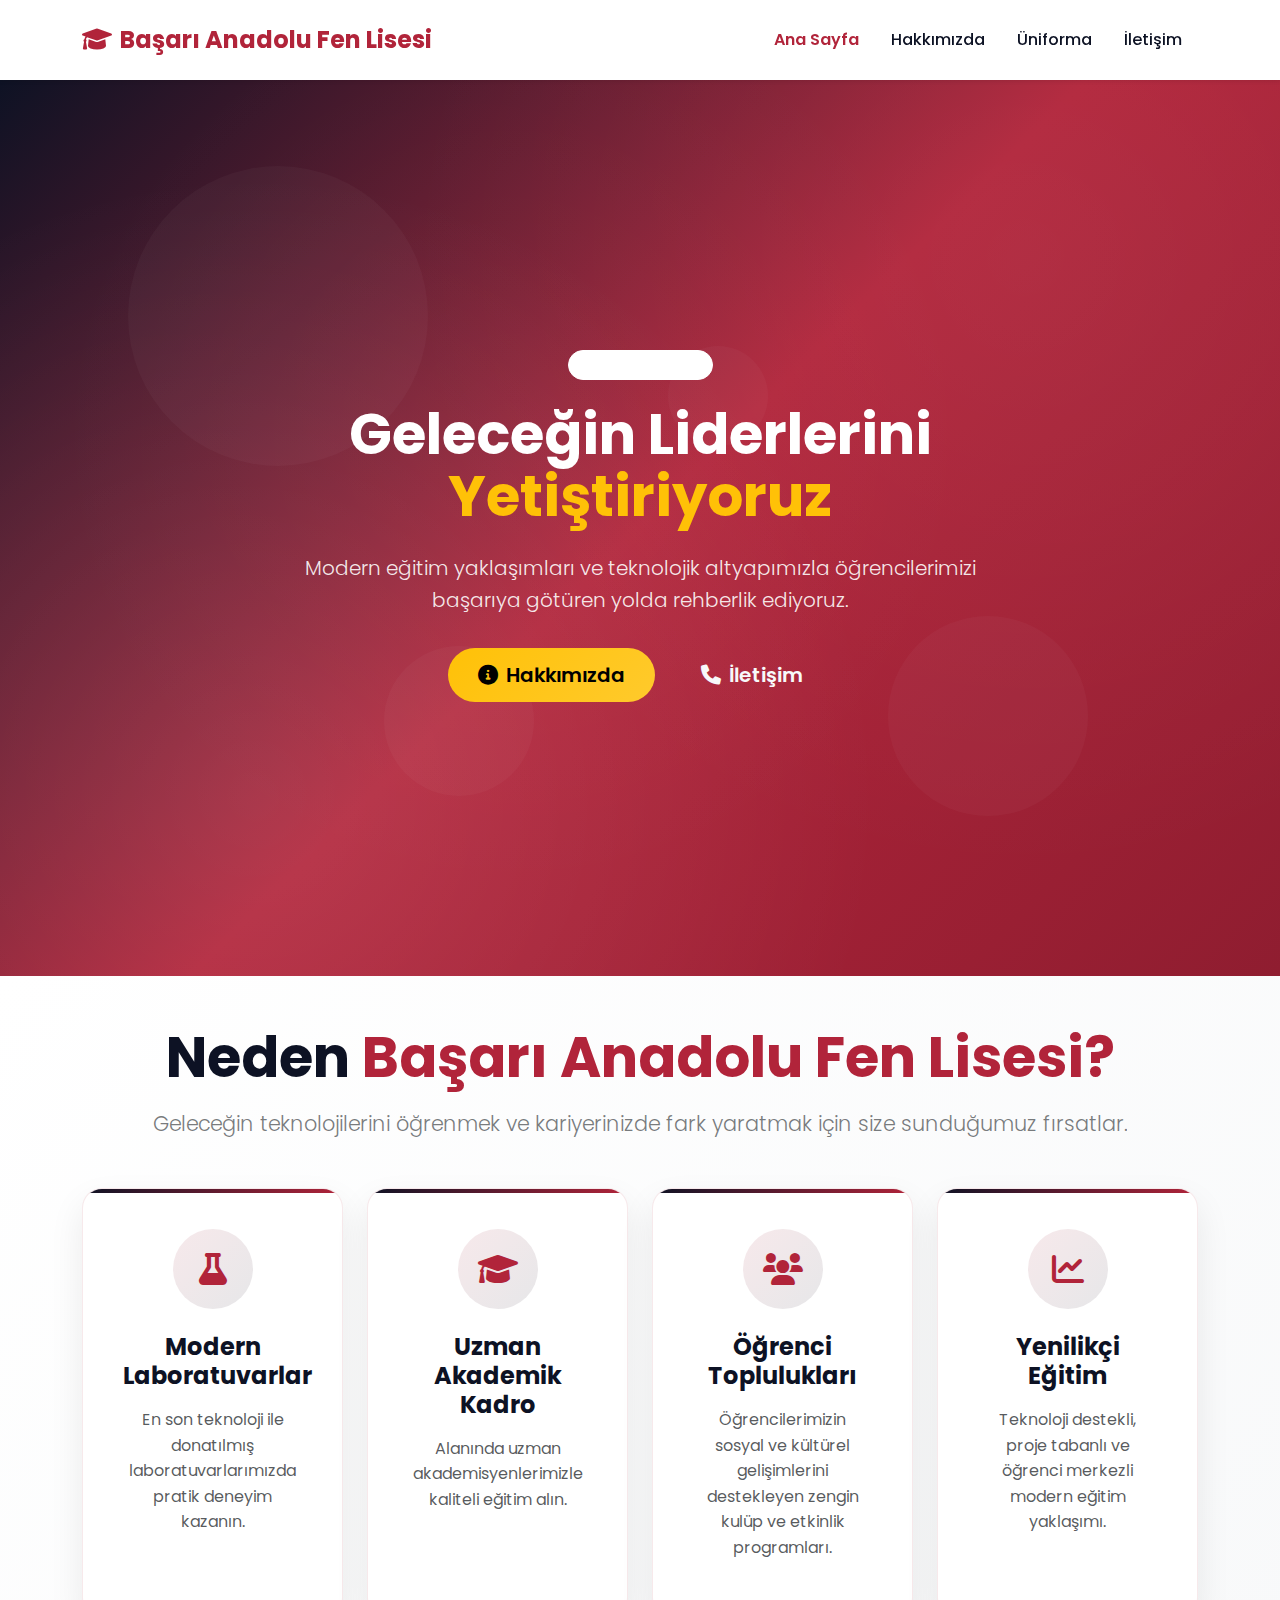
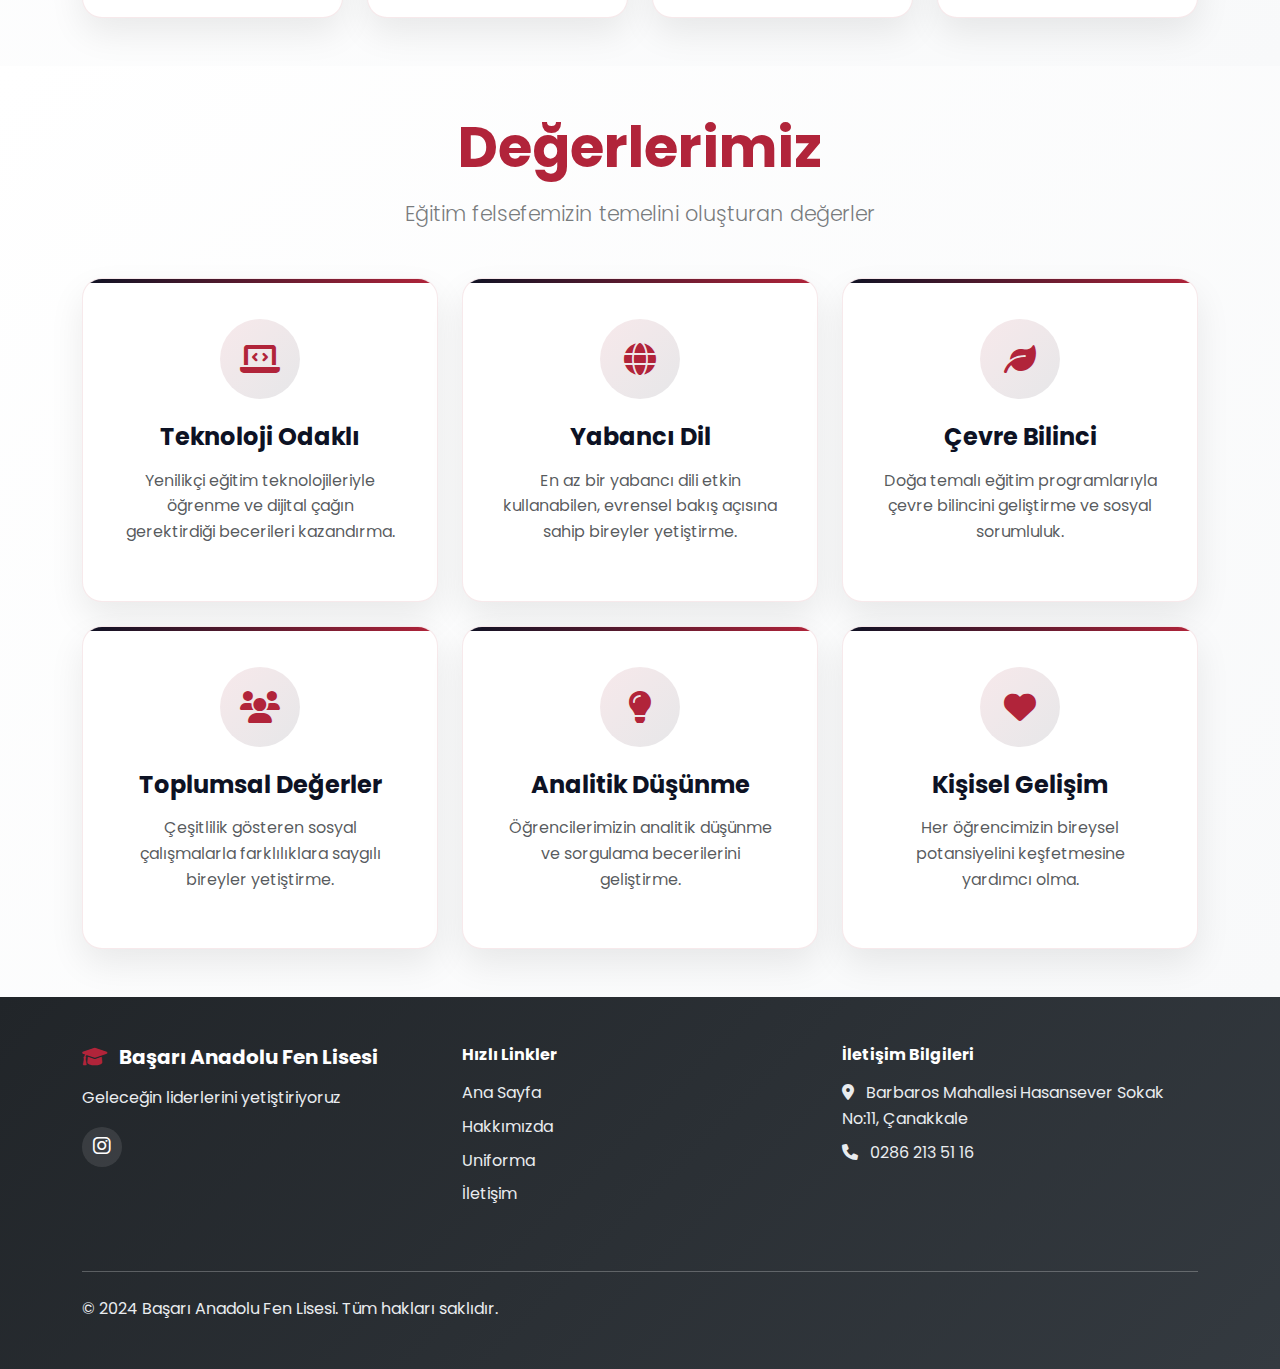
<file: index.html>
<!DOCTYPE html>
<html lang="tr">
<head>
    <meta charset="UTF-8">
    <meta name="viewport" content="width=device-width, initial-scale=1.0">
    <title>Başarı Anadolu Fen Lisesi - Geleceğin Liderlerini Yetiştiriyoruz</title>
    <link href="https://cdn.jsdelivr.net/npm/bootstrap@5.3.0/dist/css/bootstrap.min.css" rel="stylesheet">
    <link href="https://cdnjs.cloudflare.com/ajax/libs/font-awesome/6.0.0/css/all.min.css" rel="stylesheet">
    <link href="https://fonts.googleapis.com/css2?family=Poppins:wght@300;400;500;600;700;800&display=swap" rel="stylesheet">
    <link href="style.css" rel="stylesheet">
    <style>
        /* Modern Hero Section */
        .hero-section {
            background: linear-gradient(135deg, #0d1224 0%, #b1243a 50%, #8f1d30 100%);
            position: relative;
            overflow: hidden;
            min-height: 100vh;
            display: flex;
            align-items: center;
            margin-top: 76px;
        }
        
        .hero-section::before {
            content: '';
            position: absolute;
            top: 0;
            left: 0;
            right: 0;
            bottom: 0;
            background: 
                radial-gradient(circle at 20% 80%, rgba(255,255,255,0.1) 0%, transparent 50%),
                radial-gradient(circle at 80% 20%, rgba(255,255,255,0.05) 0%, transparent 50%),
                radial-gradient(circle at 40% 40%, rgba(255,255,255,0.03) 0%, transparent 50%);
        }
        
        .hero-content {
            position: relative;
            z-index: 10;
        }
        
        .hero-title {
            font-size: clamp(2.5rem, 6vw, 4.5rem);
            font-weight: 800;
            color: white;
            line-height: 1.1;
            margin-bottom: 1.5rem;
        }
        
        .hero-subtitle {
            font-size: clamp(1.1rem, 2.5vw, 1.3rem);
            font-weight: 300;
            color: rgba(255, 255, 255, 0.9);
            margin-bottom: 2rem;
        }
        
        .floating-shapes {
            position: absolute;
            width: 100%;
            height: 100%;
            overflow: hidden;
        }
        
        .shape {
            position: absolute;
            border-radius: 50%;
            background: rgba(255, 255, 255, 0.03);
            animation: float 20s infinite linear;
        }
        
        .shape:nth-child(1) {
            width: 300px;
            height: 300px;
            top: 10%;
            left: 10%;
            animation-delay: 0s;
        }
        
        .shape:nth-child(2) {
            width: 200px;
            height: 200px;
            top: 60%;
            right: 15%;
            animation-delay: -5s;
        }
        
        .shape:nth-child(3) {
            width: 150px;
            height: 150px;
            bottom: 20%;
            left: 30%;
            animation-delay: -10s;
        }
        
        .shape:nth-child(4) {
            width: 100px;
            height: 100px;
            top: 30%;
            right: 40%;
            animation-delay: -15s;
        }
        
        @keyframes float {
            0% { transform: translateY(0px) rotate(0deg); }
            50% { transform: translateY(-30px) rotate(180deg); }
            100% { transform: translateY(0px) rotate(360deg); }
        }
        
        /* Navbar Styles */
        .navbar {
            transition: all 0.3s ease;
        }
        
        .navbar-brand {
            font-size: 1.5rem;
            color: #b1243a !important;
        }
        
        .nav-link {
            color: #0d1224 !important;
            font-weight: 500;
            transition: all 0.3s ease;
        }
        
        .nav-link:hover,
        .nav-link:focus,
        .nav-link:active {
            color: #b1243a !important;
        }
        
        .nav-link.active,
        .nav-link.active:hover,
        .nav-link.active:focus,
        .nav-link.active:active {
            color: #b1243a !important;
            font-weight: 600;
        }
        
        /* Force override Bootstrap's default blue color */
        .nav-link:hover,
        .nav-link:focus,
        .nav-link:active {
            color: #b1243a !important;
            background-color: transparent !important;
            text-decoration: none !important;
        }
        
        /* Button Styles */
        .btn-modern {
            border-radius: 50px;
            padding: 12px 30px;
            font-weight: 600;
            transition: all 0.3s ease;
            border: none;
        }
        
        .btn-modern:hover {
            transform: translateY(-2px);
            box-shadow: 0 10px 25px rgba(0, 0, 0, 0.2);
        }
        
        /* Values Section */
        .values-section {
            background: linear-gradient(135deg, #ffffff 0%, #f8f9fa 100%);
        }
        
        .value-item {
            background: white;
            border-radius: 20px;
            padding: 2.5rem;
            box-shadow: 0 15px 35px rgba(0, 0, 0, 0.08);
            transition: all 0.3s ease;
            border: 1px solid rgba(177, 36, 58, 0.1);
            height: 100%;
            position: relative;
            overflow: hidden;
        }
        
        .value-item::before {
            content: '';
            position: absolute;
            top: 0;
            left: 0;
            right: 0;
            height: 4px;
            background: linear-gradient(135deg, #0d1224 0%, #b1243a 100%);
        }
        
        .value-item:hover {
            transform: translateY(-8px);
            box-shadow: 0 25px 50px rgba(177, 36, 58, 0.15);
        }
        
        .value-icon {
            width: 80px;
            height: 80px;
            border-radius: 50%;
            background: linear-gradient(135deg, rgba(177, 36, 58, 0.1) 0%, rgba(13, 18, 36, 0.1) 100%);
            display: flex;
            align-items: center;
            justify-content: center;
            margin: 0 auto 1.5rem;
            transition: all 0.3s ease;
        }
        
        .value-item:hover .value-icon {
            transform: scale(1.1);
            background: linear-gradient(135deg, rgba(177, 36, 58, 0.2) 0%, rgba(13, 18, 36, 0.2) 100%);
        }
        
        /* Typography */
        .section-title {
            font-size: clamp(2rem, 5vw, 3.5rem);
            font-weight: 700;
            margin-bottom: 1rem;
        }
        
        .section-subtitle {
            font-size: clamp(1.1rem, 2.5vw, 1.3rem);
            font-weight: 300;
            opacity: 0.8;
        }
        
        /* Why Choose Us Section */
        .why-choose-section {
            background: linear-gradient(135deg, #ffffff 0%, #f8f9fa 100%);
        }
        
        .why-choose-card {
            background: white;
            border-radius: 20px;
            padding: 2.5rem;
            box-shadow: 0 15px 35px rgba(0, 0, 0, 0.08);
            transition: all 0.3s ease;
            border: 1px solid rgba(177, 36, 58, 0.1);
            height: 100%;
            position: relative;
            overflow: hidden;
            text-align: center;
        }
        
        .why-choose-card::before {
            content: '';
            position: absolute;
            top: 0;
            left: 0;
            right: 0;
            height: 4px;
            background: linear-gradient(135deg, #0d1224 0%, #b1243a 100%);
        }
        
        .why-choose-card:hover {
            transform: translateY(-8px);
            box-shadow: 0 25px 50px rgba(177, 36, 58, 0.15);
        }
        
        .why-choose-icon {
            width: 80px;
            height: 80px;
            border-radius: 50%;
            background: linear-gradient(135deg, rgba(177, 36, 58, 0.1) 0%, rgba(13, 18, 36, 0.1) 100%);
            display: flex;
            align-items: center;
            justify-content: center;
            margin: 0 auto 1.5rem;
            transition: all 0.3s ease;
        }
        
        .why-choose-card:hover .why-choose-icon {
            transform: scale(1.1);
            background: linear-gradient(135deg, rgba(177, 36, 58, 0.2) 0%, rgba(13, 18, 36, 0.2) 100%);
        }
    </style>
</head>
<body>
    <!-- Navigation -->
    <nav class="navbar navbar-expand-lg navbar-light bg-white fixed-top shadow-sm" id="navbar">
        <div class="container">
            <a class="navbar-brand fw-bold" href="index.html">
                <i class="fas fa-graduation-cap me-2"></i>Başarı Anadolu Fen Lisesi
            </a>
            <button class="navbar-toggler" type="button" data-bs-toggle="collapse" data-bs-target="#navbarNav">
                <span class="navbar-toggler-icon"></span>
            </button>
            <div class="collapse navbar-collapse" id="navbarNav">
                <ul class="navbar-nav ms-auto">
                    <li class="nav-item">
                        <a class="nav-link active" href="index.html">Ana Sayfa</a>
                    </li>
                    <li class="nav-item">
                        <a class="nav-link" href="hakkimizda.html">Hakkımızda</a>
                    </li>

                    <li class="nav-item">
                        <a class="nav-link" href="uniforma.html">Üniforma</a>
                    </li>
                    <li class="nav-item">
                        <a class="nav-link" href="iletisim.html">İletişim</a>
                    </li>
                </ul>
            </div>
        </div>
    </nav>

    <!-- Hero Section -->
    <section class="hero-section">
        <div class="floating-shapes">
            <div class="shape"></div>
            <div class="shape"></div>
            <div class="shape"></div>
            <div class="shape"></div>
        </div>
        <div class="container">
            <div class="row justify-content-center">
                <div class="col-lg-8 text-center hero-content">
                    <div class="mb-4">
                        <span class="badge bg-white bg-opacity-20 backdrop-blur-sm px-4 py-2 rounded-pill text-white border border-white border-opacity-20">
                            <span class="d-inline-block bg-white rounded-circle me-2" style="width: 8px; height: 8px;"></span>
                            Lise Eğitimi
                        </span>
                    </div>
                    <h1 class="hero-title">
                        Geleceğin Liderlerini <span class="text-warning">Yetiştiriyoruz</span>
                    </h1>
                    <p class="hero-subtitle">
                        Modern eğitim yaklaşımları ve teknolojik altyapımızla öğrencilerimizi 
                        başarıya götüren yolda rehberlik ediyoruz.
                    </p>
                    <div class="d-flex justify-content-center gap-3 flex-wrap">
                                                        <a href="hakkimizda.html" class="btn btn-warning btn-modern btn-lg">
                                    <i class="fas fa-info-circle me-2"></i>Hakkımızda
                                </a>
                        <a href="iletisim.html" class="btn btn-outline-light btn-modern btn-lg">
                            <i class="fas fa-phone me-2"></i>İletişim
                        </a>
                    </div>
                </div>
            </div>
        </div>
    </section>

    <!-- Why Choose Us Section -->
    <section class="py-5 why-choose-section">
        <div class="container">
            <div class="text-center mb-5">
                <h2 class="section-title">
                    Neden <span class="text-primary">Başarı Anadolu Fen Lisesi?</span>
                </h2>
                <p class="section-subtitle text-muted">
                    Geleceğin teknolojilerini öğrenmek ve kariyerinizde fark yaratmak için size sunduğumuz fırsatlar.
                </p>
            </div>
            <div class="row g-4">
                <div class="col-lg-3 col-md-6">
                    <div class="why-choose-card">
                        <div class="why-choose-icon">
                            <i class="fas fa-flask fa-2x text-primary"></i>
                        </div>
                        <h4 class="fw-bold mb-3">Modern Laboratuvarlar</h4>
                        <p class="text-muted">En son teknoloji ile donatılmış laboratuvarlarımızda pratik deneyim kazanın.</p>
                    </div>
                </div>
                <div class="col-lg-3 col-md-6">
                    <div class="why-choose-card">
                        <div class="why-choose-icon">
                            <i class="fas fa-graduation-cap fa-2x text-primary"></i>
                        </div>
                        <h4 class="fw-bold mb-3">Uzman Akademik Kadro</h4>
                        <p class="text-muted">Alanında uzman akademisyenlerimizle kaliteli eğitim alın.</p>
                    </div>
                </div>
                <div class="col-lg-3 col-md-6">
                    <div class="why-choose-card">
                        <div class="why-choose-icon">
                            <i class="fas fa-users fa-2x text-primary"></i>
                        </div>
                        <h4 class="fw-bold mb-3">Öğrenci Toplulukları</h4>
                        <p class="text-muted">Öğrencilerimizin sosyal ve kültürel gelişimlerini destekleyen zengin kulüp ve etkinlik programları.</p>
                    </div>
                </div>
                <div class="col-lg-3 col-md-6">
                    <div class="why-choose-card">
                        <div class="why-choose-icon">
                            <i class="fas fa-chart-line fa-2x text-primary"></i>
                        </div>
                        <h4 class="fw-bold mb-3">Yenilikçi Eğitim</h4>
                        <p class="text-muted">Teknoloji destekli, proje tabanlı ve öğrenci merkezli modern eğitim yaklaşımı.</p>
                    </div>
                </div>
            </div>
        </div>
    </section>

    <!-- Values Section -->
    <section class="py-5 values-section">
        <div class="container">
            <div class="text-center mb-5">
                <h2 class="section-title text-primary">Değerlerimiz</h2>
                <p class="section-subtitle text-muted">Eğitim felsefemizin temelini oluşturan değerler</p>
            </div>
            <div class="row g-4">
                <div class="col-lg-4 col-md-6">
                    <div class="value-item">
                        <div class="value-icon">
                            <i class="fas fa-laptop-code fa-2x text-primary"></i>
                        </div>
                        <h4 class="fw-bold mb-3 text-center">Teknoloji Odaklı</h4>
                        <p class="text-muted text-center">Yenilikçi eğitim teknolojileriyle öğrenme ve dijital çağın gerektirdiği becerileri kazandırma.</p>
                    </div>
                </div>
                <div class="col-lg-4 col-md-6">
                    <div class="value-item">
                        <div class="value-icon">
                            <i class="fas fa-globe fa-2x text-primary"></i>
                        </div>
                        <h4 class="fw-bold mb-3 text-center">Yabancı Dil</h4>
                        <p class="text-muted text-center">En az bir yabancı dili etkin kullanabilen, evrensel bakış açısına sahip bireyler yetiştirme.</p>
                    </div>
                </div>
                <div class="col-lg-4 col-md-6">
                    <div class="value-item">
                        <div class="value-icon">
                            <i class="fas fa-leaf fa-2x text-primary"></i>
                        </div>
                        <h4 class="fw-bold mb-3 text-center">Çevre Bilinci</h4>
                        <p class="text-muted text-center">Doğa temalı eğitim programlarıyla çevre bilincini geliştirme ve sosyal sorumluluk.</p>
                    </div>
                </div>
                <div class="col-lg-4 col-md-6">
                    <div class="value-item">
                        <div class="value-icon">
                            <i class="fas fa-users fa-2x text-primary"></i>
                        </div>
                        <h4 class="fw-bold mb-3 text-center">Toplumsal Değerler</h4>
                        <p class="text-muted text-center">Çeşitlilik gösteren sosyal çalışmalarla farklılıklara saygılı bireyler yetiştirme.</p>
                    </div>
                </div>
                <div class="col-lg-4 col-md-6">
                    <div class="value-item">
                        <div class="value-icon">
                            <i class="fas fa-lightbulb fa-2x text-primary"></i>
                        </div>
                        <h4 class="fw-bold mb-3 text-center">Analitik Düşünme</h4>
                        <p class="text-muted text-center">Öğrencilerimizin analitik düşünme ve sorgulama becerilerini geliştirme.</p>
                    </div>
                </div>
                <div class="col-lg-4 col-md-6">
                    <div class="value-item">
                        <div class="value-icon">
                            <i class="fas fa-heart fa-2x text-primary"></i>
                        </div>
                        <h4 class="fw-bold mb-3 text-center">Kişisel Gelişim</h4>
                        <p class="text-muted text-center">Her öğrencimizin bireysel potansiyelini keşfetmesine yardımcı olma.</p>
                    </div>
                </div>
            </div>
        </div>
    </section>

    <!-- Footer -->
    <footer class="bg-dark text-white py-5">
        <div class="container">
            <div class="row">
                <div class="col-lg-4 col-md-6 mb-4">
                    <h5 class="fw-bold mb-3">
                        <i class="fas fa-graduation-cap me-2" style="color: #b1243a;"></i>
                        Başarı Anadolu Fen Lisesi
                    </h5>
                    <p class="text-muted mb-3">Geleceğin liderlerini yetiştiriyoruz</p>
                    <div class="social-links">
                        <a href="https://www.instagram.com/fenmategitimkurumlari/" target="_blank" class="text-white me-3">
                            <i class="fab fa-instagram fa-lg"></i>
                        </a>
                    </div>
                </div>
                <div class="col-lg-4 col-md-6 mb-4">
                    <h6 class="fw-bold mb-3">Hızlı Linkler</h6>
                    <ul class="list-unstyled">
                        <li class="mb-2">
                            <a href="index.html" class="text-muted text-decoration-none">Ana Sayfa</a>
                        </li>
                        <li class="mb-2">
                            <a href="hakkimizda.html" class="text-muted text-decoration-none">Hakkımızda</a>
                        </li>
                        <li class="mb-2">
                            <a href="uniforma.html" class="text-muted text-decoration-none">Uniforma</a>
                        </li>
                        <li class="mb-2">
                            <a href="iletisim.html" class="text-muted text-decoration-none">İletişim</a>
                        </li>
                    </ul>
                </div>
                <div class="col-lg-4 col-md-6 mb-4">
                    <h6 class="fw-bold mb-3">İletişim Bilgileri</h6>
                    <ul class="list-unstyled text-muted">
                        <li class="mb-2">
                            <i class="fas fa-map-marker-alt me-2"></i>
                            Barbaros Mahallesi Hasansever Sokak No:11, Çanakkale
                        </li>
                        <li class="mb-2">
                            <i class="fas fa-phone me-2"></i>
                            0286 213 51 16
                        </li>
                    </ul>
                </div>
            </div>
            <hr class="my-4">
            <div class="row align-items-center">
                <div class="col-md-6">
                    <p class="text-muted mb-0">&copy; 2024 Başarı Anadolu Fen Lisesi. Tüm hakları saklıdır.</p>
                </div>
            </div>
        </div>
    </footer>

    <script src="https://cdn.jsdelivr.net/npm/bootstrap@5.3.0/dist/js/bootstrap.bundle.min.js"></script>
    <script>
        // Smooth scrolling for navigation links
        const navLinks = document.querySelectorAll('.navbar-nav .nav-link');
        
        navLinks.forEach(link => {
            link.addEventListener('click', function(e) {
                const href = this.getAttribute('href');
                
                // Only prevent default for same page links (starting with #)
                if (href && href.startsWith('#')) {
                    e.preventDefault();
                    
                    const targetSection = document.querySelector(href);
                    
                    if (targetSection) {
                        const offsetTop = targetSection.offsetTop - 80; // Navbar height offset
                        
                        window.scrollTo({
                            top: offsetTop,
                            behavior: 'smooth'
                        });
                    }
                }
                // For external links (like other pages), let the browser handle navigation normally
            });
        });

        // Active navigation link highlighting
        function setActiveNavLink() {
            const currentPage = window.location.pathname.split('/').pop() || 'index.html';
            
            navLinks.forEach(link => {
                link.classList.remove('active');
                const href = link.getAttribute('href');
                
                if (href === currentPage) {
                    link.classList.add('active');
                }
            });
        }
        
        // Set active link on page load
        setActiveNavLink();
    </script>
</body>
</html>
</file>
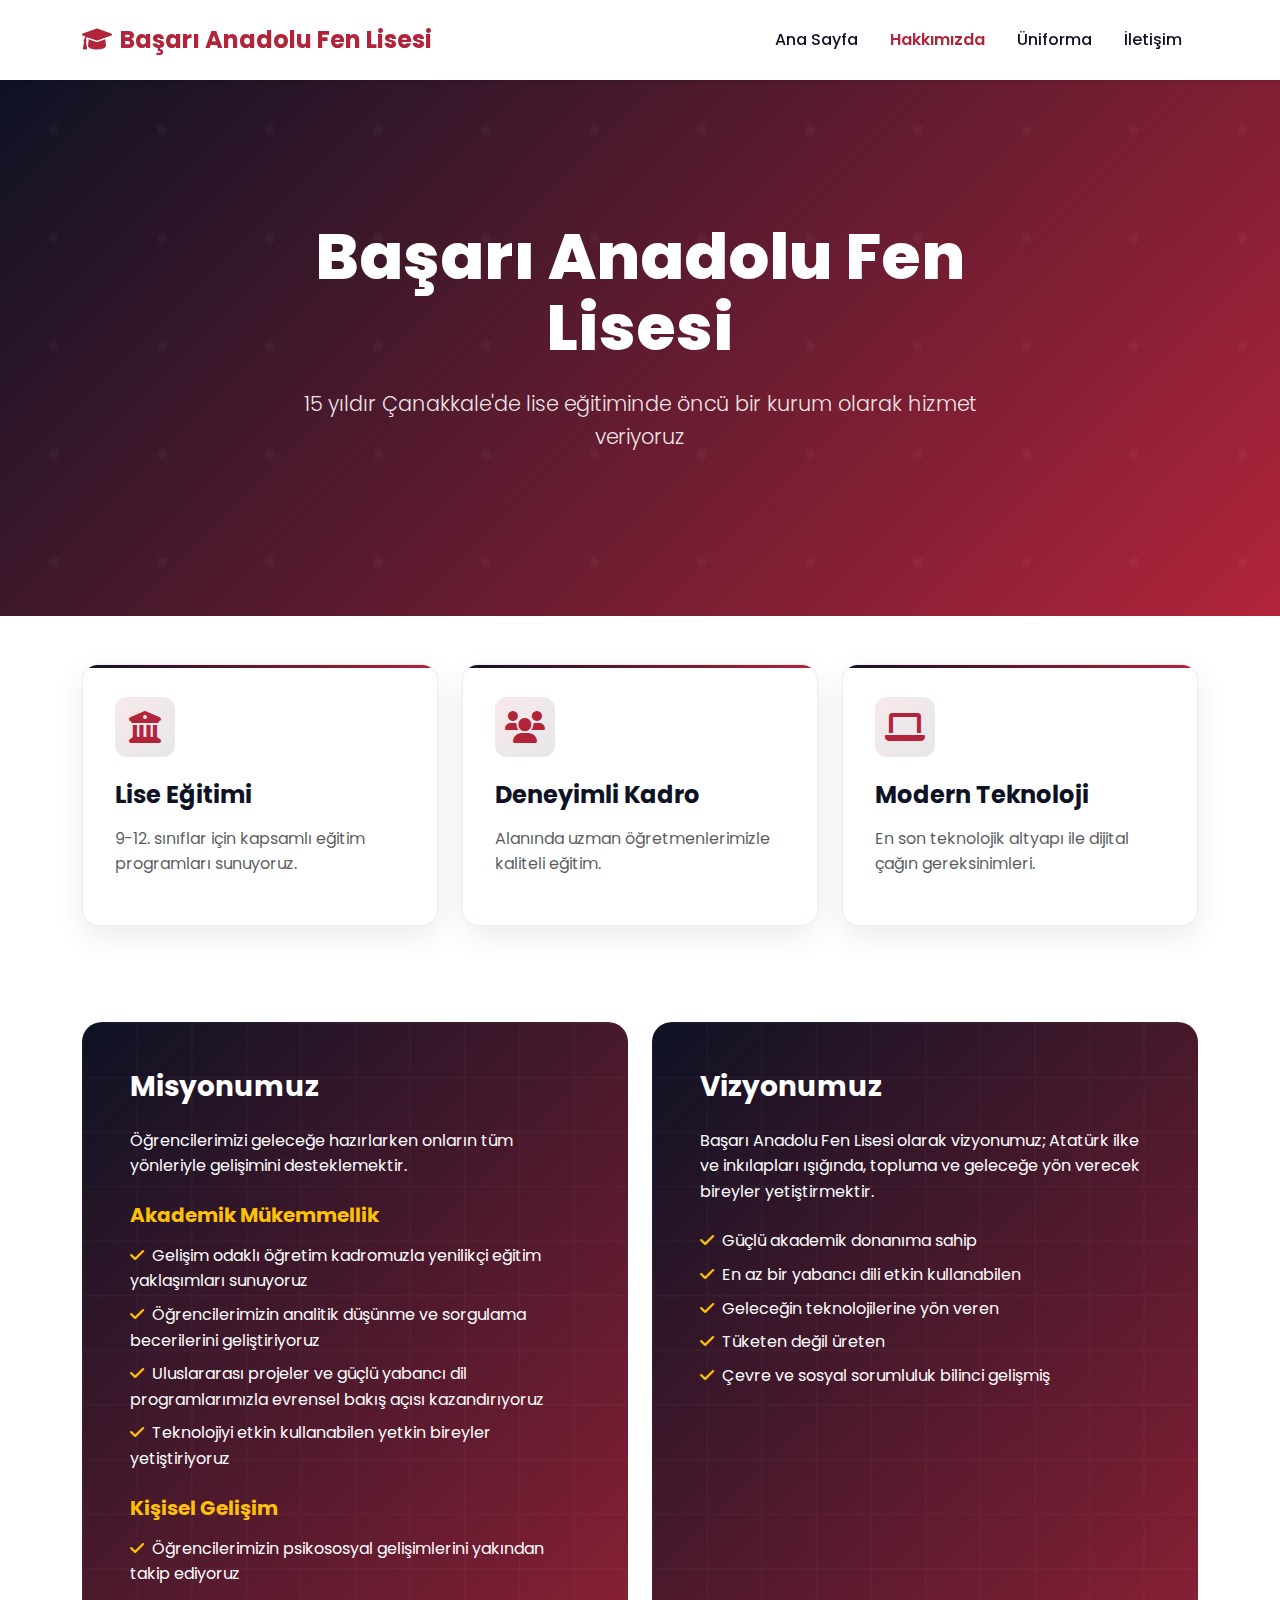
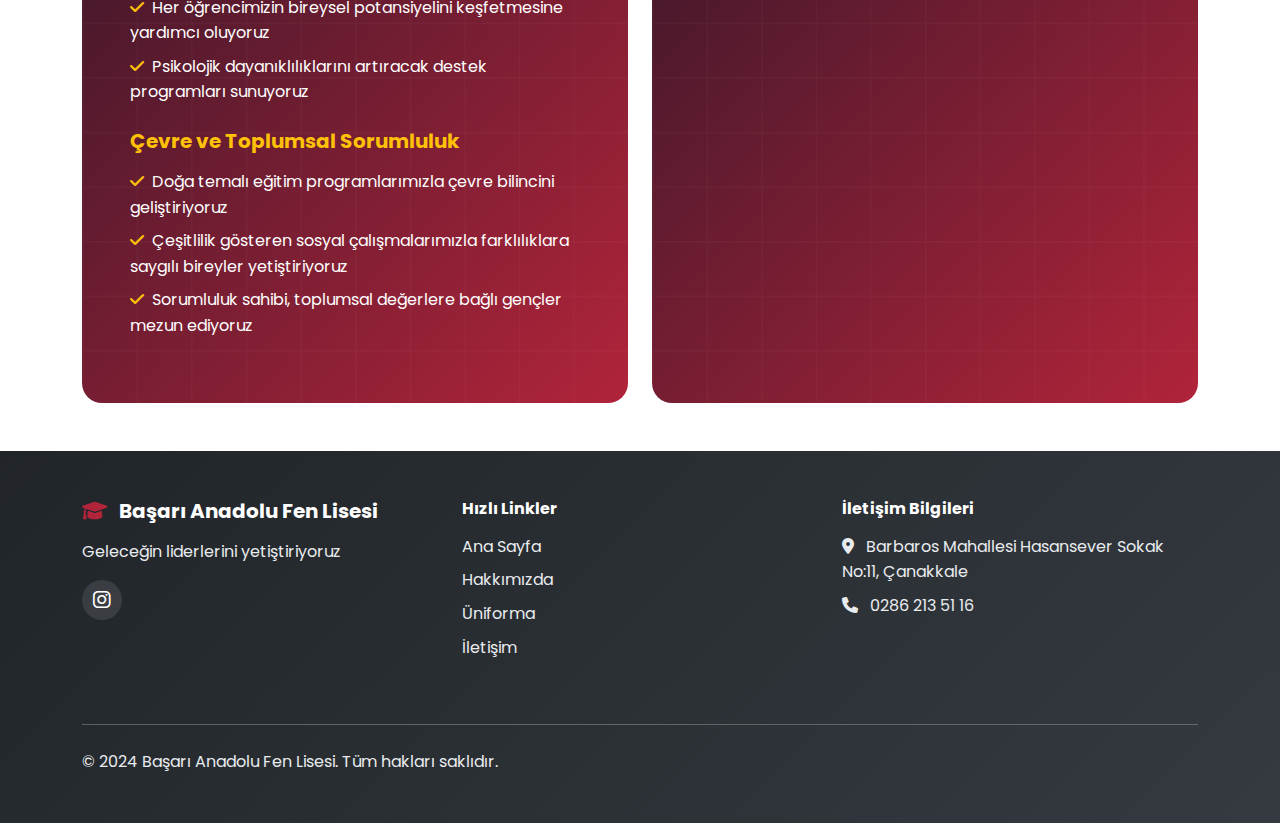
<file: hakkimizda.html>
<!DOCTYPE html>
<html lang="tr">
<head>
    <meta charset="UTF-8">
    <meta name="viewport" content="width=device-width, initial-scale=1.0">
    <title>Hakkımızda - Başarı Anadolu Fen Lisesi</title>
    <link href="https://cdn.jsdelivr.net/npm/bootstrap@5.3.0/dist/css/bootstrap.min.css" rel="stylesheet">
    <link href="https://cdnjs.cloudflare.com/ajax/libs/font-awesome/6.0.0/css/all.min.css" rel="stylesheet">
    <link href="https://fonts.googleapis.com/css2?family=Poppins:wght@300;400;500;600;700;800&display=swap" rel="stylesheet">
    <link href="style.css" rel="stylesheet">
    <style>
        /* Modern Minimalist Design */
        .hero-minimal {
            background: linear-gradient(135deg, #0d1224 0%, #b1243a 100%);
            min-height: 60vh;
            display: flex;
            align-items: center;
            position: relative;
            overflow: hidden;
        }
        
        .hero-minimal::before {
            content: '';
            position: absolute;
            top: 0;
            left: 0;
            right: 0;
            bottom: 0;
            background: url('data:image/svg+xml,<svg xmlns="http://www.w3.org/2000/svg" viewBox="0 0 100 100"><defs><pattern id="dots" width="20" height="20" patternUnits="userSpaceOnUse"><circle cx="10" cy="10" r="1" fill="rgba(255,255,255,0.1)"/></pattern></defs><rect width="100" height="100" fill="url(%23dots)"/></svg>');
            opacity: 0.3;
        }
        
        .hero-content {
            position: relative;
            z-index: 10;
        }
        
        .hero-title {
            font-size: clamp(2.5rem, 6vw, 4rem);
            font-weight: 800;
            color: white;
            line-height: 1.1;
        }
        
        .hero-subtitle {
            font-size: clamp(1.1rem, 2.5vw, 1.3rem);
            color: rgba(255, 255, 255, 0.9);
            font-weight: 300;
        }
        
        /* Modern Cards */
        .feature-card {
            background: white;
            border-radius: 16px;
            padding: 2rem;
            box-shadow: 0 10px 30px rgba(0, 0, 0, 0.08);
            transition: all 0.3s ease;
            border: 1px solid rgba(177, 36, 58, 0.1);
            height: 100%;
            position: relative;
            overflow: hidden;
        }
        
        .feature-card::before {
            content: '';
            position: absolute;
            top: 0;
            left: 0;
            right: 0;
            height: 3px;
            background: linear-gradient(135deg, #0d1224 0%, #b1243a 100%);
        }
        
        .feature-card:hover {
            transform: translateY(-5px);
            box-shadow: 0 20px 40px rgba(177, 36, 58, 0.15);
        }
        
        .feature-icon {
            width: 60px;
            height: 60px;
            border-radius: 12px;
            background: linear-gradient(135deg, rgba(177, 36, 58, 0.1) 0%, rgba(13, 18, 36, 0.1) 100%);
            display: flex;
            align-items: center;
            justify-content: center;
            margin-bottom: 1.5rem;
            transition: all 0.3s ease;
        }
        
        .feature-card:hover .feature-icon {
            transform: scale(1.1);
            background: linear-gradient(135deg, rgba(177, 36, 58, 0.2) 0%, rgba(13, 18, 36, 0.2) 100%);
        }
        
        /* Stats Section */
        .stats-section {
            background: linear-gradient(135deg, #f8f9fa 0%, #ffffff 100%);
        }
        
        .stat-item {
            text-align: center;
            padding: 2rem;
        }
        
        .stat-number {
            font-size: 3rem;
            font-weight: 800;
            background: linear-gradient(135deg, #0d1224 0%, #b1243a 100%);
            -webkit-background-clip: text;
            -webkit-text-fill-color: transparent;
            background-clip: text;
            line-height: 1;
        }
        
        /* Mission Vision Cards */
        .mission-card {
            background: linear-gradient(135deg, #0d1224 0%, #b1243a 100%);
            color: white;
            border-radius: 20px;
            padding: 3rem;
            position: relative;
            overflow: hidden;
        }
        
        .mission-card::before {
            content: '';
            position: absolute;
            top: 0;
            left: 0;
            right: 0;
            bottom: 0;
            background: url('data:image/svg+xml,<svg xmlns="http://www.w3.org/2000/svg" viewBox="0 0 100 100"><defs><pattern id="grid" width="10" height="10" patternUnits="userSpaceOnUse"><path d="M 10 0 L 0 0 0 10" fill="none" stroke="rgba(255,255,255,0.1)" stroke-width="0.5"/></pattern></defs><rect width="100" height="100" fill="url(%23grid)"/></svg>');
            opacity: 0.3;
        }
        
        .mission-content {
            position: relative;
            z-index: 10;
        }
        
        /* Values Grid */
        .values-grid {
            display: grid;
            grid-template-columns: repeat(auto-fit, minmax(300px, 1fr));
            gap: 2rem;
        }
        
        .value-card {
            background: white;
            border-radius: 16px;
            padding: 2rem;
            box-shadow: 0 10px 30px rgba(0, 0, 0, 0.08);
            transition: all 0.3s ease;
            border: 1px solid rgba(177, 36, 58, 0.1);
            text-align: center;
        }
        
        .value-card:hover {
            transform: translateY(-5px);
            box-shadow: 0 20px 40px rgba(177, 36, 58, 0.15);
        }
        
        .value-icon {
            width: 70px;
            height: 70px;
            border-radius: 50%;
            background: linear-gradient(135deg, rgba(177, 36, 58, 0.1) 0%, rgba(13, 18, 36, 0.1) 100%);
            display: flex;
            align-items: center;
            justify-content: center;
            margin: 0 auto 1.5rem;
            transition: all 0.3s ease;
        }
        
        .value-card:hover .value-icon {
            transform: scale(1.1);
            background: linear-gradient(135deg, rgba(177, 36, 58, 0.2) 0%, rgba(13, 18, 36, 0.2) 100%);
        }
        
        /* Typography */
        .section-title {
            font-size: clamp(2rem, 5vw, 3rem);
            font-weight: 700;
            margin-bottom: 1rem;
        }
        
        .section-subtitle {
            font-size: clamp(1rem, 2.5vw, 1.2rem);
            font-weight: 300;
            opacity: 0.8;
        }
        
        /* Responsive */
        @media (max-width: 768px) {
            .hero-minimal {
                min-height: 50vh;
            }
            
            .values-grid {
                grid-template-columns: 1fr;
            }
        }
    </style>
</head>
<body>
    <!-- Navigation -->
    <nav class="navbar navbar-expand-lg navbar-light bg-white fixed-top shadow-sm" id="navbar">
        <div class="container">
            <a class="navbar-brand fw-bold" href="index.html">
                <i class="fas fa-graduation-cap me-2"></i>Başarı Anadolu Fen Lisesi
            </a>
            <button class="navbar-toggler" type="button" data-bs-toggle="collapse" data-bs-target="#navbarNav">
                <span class="navbar-toggler-icon"></span>
            </button>
            <div class="collapse navbar-collapse" id="navbarNav">
                <ul class="navbar-nav ms-auto">
                    <li class="nav-item">
                        <a class="nav-link" href="index.html">Ana Sayfa</a>
                    </li>
                    <li class="nav-item">
                        <a class="nav-link active" href="hakkimizda.html">Hakkımızda</a>
                    </li>

                    <li class="nav-item">
                        <a class="nav-link" href="uniforma.html">Üniforma</a>
                    </li>
                    <li class="nav-item">
                        <a class="nav-link" href="iletisim.html">İletişim</a>
                    </li>
                </ul>
            </div>
        </div>
    </nav>

    <!-- Hero Section -->
    <section class="hero-minimal" style="margin-top: 76px;">
        <div class="container">
            <div class="row justify-content-center">
                <div class="col-lg-8 text-center hero-content">
                    <h1 class="hero-title mb-4">Başarı Anadolu Fen Lisesi</h1>
                    <p class="hero-subtitle">15 yıldır Çanakkale'de lise eğitiminde öncü bir kurum olarak hizmet veriyoruz</p>
                </div>
            </div>
        </div>
    </section>

    <!-- About Section -->
    <section class="py-5">
        <div class="container">
            <div class="row g-4">
                <div class="col-lg-4 col-md-6">
                    <div class="feature-card">
                        <div class="feature-icon">
                            <i class="fas fa-university fa-2x text-primary"></i>
                        </div>
                        <h4 class="fw-bold mb-3">Lise Eğitimi</h4>
                        <p class="text-muted">9-12. sınıflar için kapsamlı eğitim programları sunuyoruz.</p>
                    </div>
                </div>
                <div class="col-lg-4 col-md-6">
                    <div class="feature-card">
                        <div class="feature-icon">
                            <i class="fas fa-users fa-2x text-primary"></i>
                        </div>
                        <h4 class="fw-bold mb-3">Deneyimli Kadro</h4>
                        <p class="text-muted">Alanında uzman öğretmenlerimizle kaliteli eğitim.</p>
                    </div>
                </div>
                <div class="col-lg-4 col-md-6">
                    <div class="feature-card">
                        <div class="feature-icon">
                            <i class="fas fa-laptop fa-2x text-primary"></i>
                        </div>
                        <h4 class="fw-bold mb-3">Modern Teknoloji</h4>
                        <p class="text-muted">En son teknolojik altyapı ile dijital çağın gereksinimleri.</p>
                    </div>
                </div>
            </div>
        </div>
    </section>

    <!-- Stats Section -->
    
    <!-- Mission & Vision Section -->
    <section class="py-5">
        <div class="container">
            <div class="row g-4">
                <div class="col-lg-6">
                    <div class="mission-card h-100">
                        <div class="mission-content">
                            <h3 class="fw-bold mb-4">Misyonumuz</h3>
                            <p class="mb-4">
                                Öğrencilerimizi geleceğe hazırlarken onların tüm yönleriyle gelişimini desteklemektir.
                            </p>
                            
                            <h5 class="fw-bold text-warning mb-3">Akademik Mükemmellik</h5>
                            <ul class="list-unstyled mb-4">
                                <li class="mb-2"><i class="fas fa-check text-warning me-2"></i>Gelişim odaklı öğretim kadromuzla yenilikçi eğitim yaklaşımları sunuyoruz</li>
                                <li class="mb-2"><i class="fas fa-check text-warning me-2"></i>Öğrencilerimizin analitik düşünme ve sorgulama becerilerini geliştiriyoruz</li>
                                <li class="mb-2"><i class="fas fa-check text-warning me-2"></i>Uluslararası projeler ve güçlü yabancı dil programlarımızla evrensel bakış açısı kazandırıyoruz</li>
                                <li class="mb-2"><i class="fas fa-check text-warning me-2"></i>Teknolojiyi etkin kullanabilen yetkin bireyler yetiştiriyoruz</li>
                            </ul>
                            
                            <h5 class="fw-bold text-warning mb-3">Kişisel Gelişim</h5>
                            <ul class="list-unstyled mb-4">
                                <li class="mb-2"><i class="fas fa-check text-warning me-2"></i>Öğrencilerimizin psikososyal gelişimlerini yakından takip ediyoruz</li>
                                <li class="mb-2"><i class="fas fa-check text-warning me-2"></i>Her öğrencimizin bireysel potansiyelini keşfetmesine yardımcı oluyoruz</li>
                                <li class="mb-2"><i class="fas fa-check text-warning me-2"></i>Psikolojik dayanıklılıklarını artıracak destek programları sunuyoruz</li>
                            </ul>
                            
                            <h5 class="fw-bold text-warning mb-3">Çevre ve Toplumsal Sorumluluk</h5>
                            <ul class="list-unstyled">
                                <li class="mb-2"><i class="fas fa-check text-warning me-2"></i>Doğa temalı eğitim programlarımızla çevre bilincini geliştiriyoruz</li>
                                <li class="mb-2"><i class="fas fa-check text-warning me-2"></i>Çeşitlilik gösteren sosyal çalışmalarımızla farklılıklara saygılı bireyler yetiştiriyoruz</li>
                                <li class="mb-2"><i class="fas fa-check text-warning me-2"></i>Sorumluluk sahibi, toplumsal değerlere bağlı gençler mezun ediyoruz</li>
                            </ul>
                        </div>
                    </div>
                </div>
                <div class="col-lg-6">
                    <div class="mission-card h-100">
                        <div class="mission-content">
                            <h3 class="fw-bold mb-4">Vizyonumuz</h3>
                            <p class="mb-4">
                                Başarı Anadolu Fen Lisesi olarak vizyonumuz; Atatürk ilke ve inkılapları ışığında, topluma ve geleceğe yön verecek bireyler yetiştirmektir.
                            </p>
                            <ul class="list-unstyled">
                                <li class="mb-2"><i class="fas fa-check text-warning me-2"></i>Güçlü akademik donanıma sahip</li>
                                <li class="mb-2"><i class="fas fa-check text-warning me-2"></i>En az bir yabancı dili etkin kullanabilen</li>
                                <li class="mb-2"><i class="fas fa-check text-warning me-2"></i>Geleceğin teknolojilerine yön veren</li>
                                <li class="mb-2"><i class="fas fa-check text-warning me-2"></i>Tüketen değil üreten</li>
                                <li class="mb-2"><i class="fas fa-check text-warning me-2"></i>Çevre ve sosyal sorumluluk bilinci gelişmiş</li>
                            </ul>
                        </div>
                    </div>
                </div>
            </div>
        </div>
    </section>

    <!-- Footer -->
    <footer class="bg-dark text-white py-5">
        <div class="container">
            <div class="row">
                <div class="col-lg-4 col-md-6 mb-4">
                    <h5 class="fw-bold mb-3">
                        <i class="fas fa-graduation-cap me-2" style="color: #b1243a;"></i>
                        Başarı Anadolu Fen Lisesi
                    </h5>
                    <p class="text-muted mb-3">Geleceğin liderlerini yetiştiriyoruz</p>
                    <div class="social-links">
                        <a href="https://www.instagram.com/fenmategitimkurumlari/" target="_blank" class="text-white me-3">
                            <i class="fab fa-instagram fa-lg"></i>
                        </a>
                    </div>
                </div>
                <div class="col-lg-4 col-md-6 mb-4">
                    <h6 class="fw-bold mb-3">Hızlı Linkler</h6>
                    <ul class="list-unstyled">
                        <li class="mb-2">
                            <a href="index.html" class="text-muted text-decoration-none">Ana Sayfa</a>
                        </li>
                        <li class="mb-2">
                            <a href="hakkimizda.html" class="text-muted text-decoration-none">Hakkımızda</a>
                        </li>
                        <li class="mb-2">
                            <a href="uniforma.html" class="text-muted text-decoration-none">Üniforma</a>
                        </li>
                        <li class="mb-2">
                            <a href="iletisim.html" class="text-muted text-decoration-none">İletişim</a>
                        </li>
                    </ul>
                </div>
                <div class="col-lg-4 col-md-6 mb-4">
                    <h6 class="fw-bold mb-3">İletişim Bilgileri</h6>
                    <ul class="list-unstyled text-muted">
                        <li class="mb-2">
                            <i class="fas fa-map-marker-alt me-2"></i>
                            Barbaros Mahallesi Hasansever Sokak No:11, Çanakkale
                        </li>
                        <li class="mb-2">
                            <i class="fas fa-phone me-2"></i>
                            0286 213 51 16
                        </li>
                    </ul>
                </div>
            </div>
            <hr class="my-4">
            <div class="row align-items-center">
                <div class="col-md-6">
                    <p class="text-muted mb-0">&copy; 2024 Başarı Anadolu Fen Lisesi. Tüm hakları saklıdır.</p>
                </div>
            </div>
        </div>
    </footer>

    <script src="https://cdn.jsdelivr.net/npm/bootstrap@5.3.0/dist/js/bootstrap.bundle.min.js"></script>
    <script src="script.js"></script>
</body>
</html>
</file>
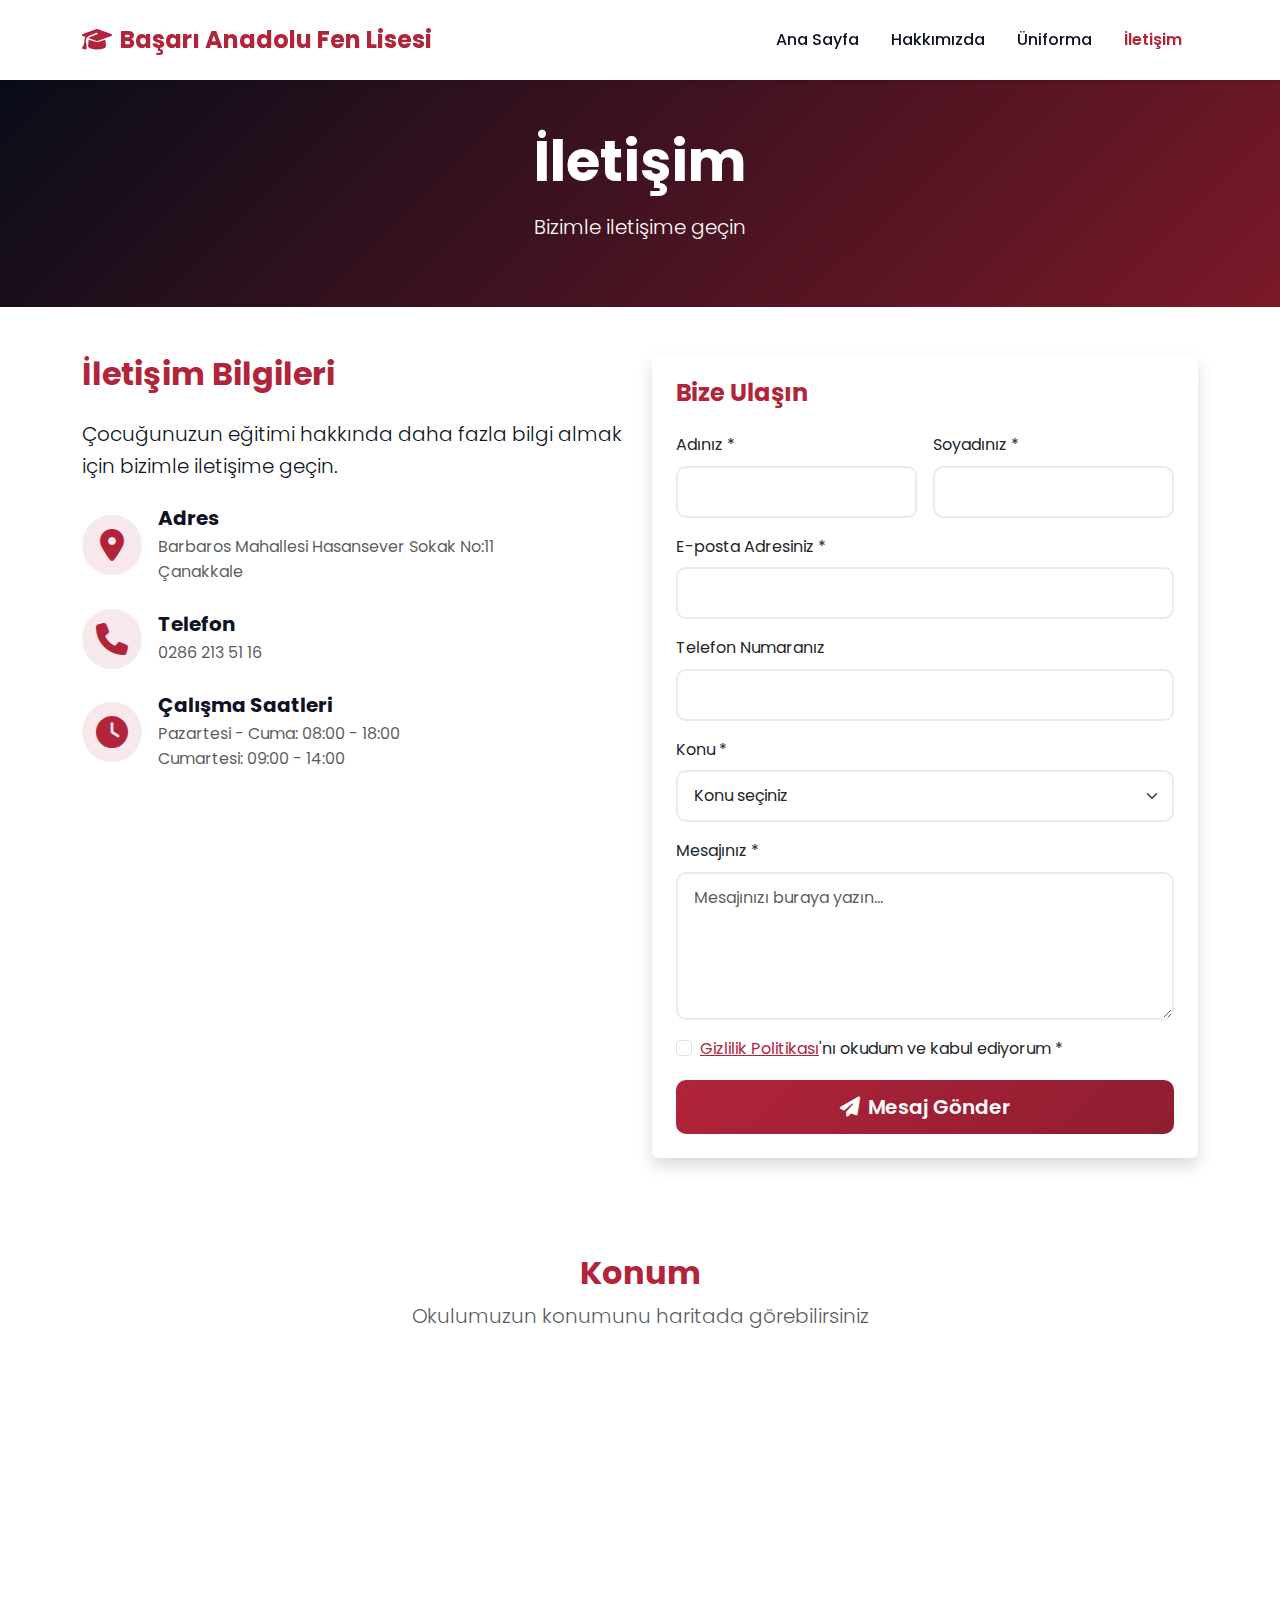
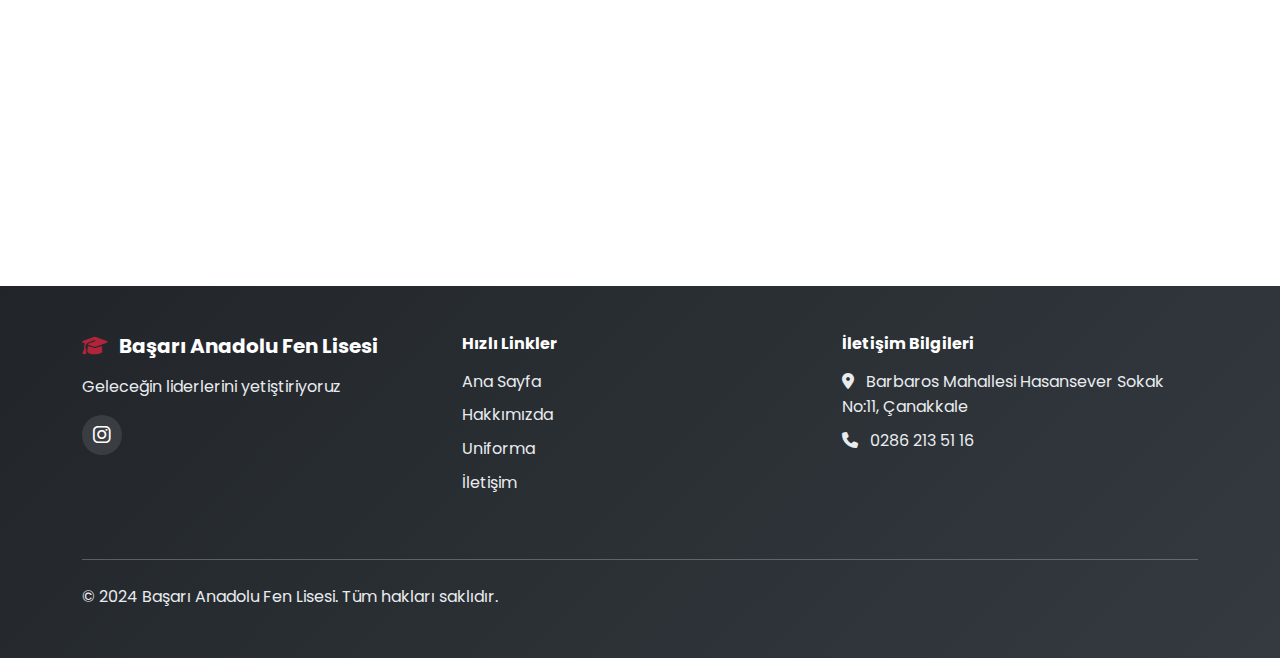
<file: iletisim.html>
<!DOCTYPE html>
<html lang="tr">
<head>
    <meta charset="UTF-8">
    <meta name="viewport" content="width=device-width, initial-scale=1.0">
    <title>İletişim - Başarı Okulu</title>
    
    <!-- Bootstrap 5 CSS -->
    <link href="https://cdn.jsdelivr.net/npm/bootstrap@5.3.0/dist/css/bootstrap.min.css" rel="stylesheet">
    <!-- Font Awesome -->
    <link rel="stylesheet" href="https://cdnjs.cloudflare.com/ajax/libs/font-awesome/6.4.0/css/all.min.css">
    <!-- Google Fonts -->
    <link href="https://fonts.googleapis.com/css2?family=Poppins:wght@300;400;500;600;700&display=swap" rel="stylesheet">
    <!-- Custom CSS -->
    <link rel="stylesheet" href="style.css">
</head>
<body>
    <!-- Navigation -->
    <nav class="navbar navbar-expand-lg navbar-light bg-white fixed-top shadow-sm" id="navbar">
        <div class="container">
            <a class="navbar-brand fw-bold" href="index.html">
                <i class="fas fa-graduation-cap me-2"></i>Başarı Anadolu Fen Lisesi
            </a>
            <button class="navbar-toggler" type="button" data-bs-toggle="collapse" data-bs-target="#navbarNav">
                <span class="navbar-toggler-icon"></span>
            </button>
            <div class="collapse navbar-collapse" id="navbarNav">
                <ul class="navbar-nav ms-auto">
                    <li class="nav-item">
                        <a class="nav-link" href="index.html">Ana Sayfa</a>
                    </li>
                    <li class="nav-item">
                        <a class="nav-link" href="hakkimizda.html">Hakkımızda</a>
                    </li>


                    <li class="nav-item">
                        <a class="nav-link" href="uniforma.html">Üniforma</a>
                    </li>
                    <li class="nav-item">
                        <a class="nav-link active" href="iletisim.html">İletişim</a>
                    </li>
                </ul>
            </div>
        </div>
    </nav>

    <!-- Page Header -->
    <section class="page-header py-5" style="background: linear-gradient(135deg, #0d1224 0%, #b1243a 100%); margin-top: 80px;">
        <div class="container">
            <div class="row">
                <div class="col-12 text-center">
                    <h1 class="display-4 fw-bold text-white mb-3">İletişim</h1>
                    <p class="lead text-white">Bizimle iletişime geçin</p>
                </div>
            </div>
        </div>
    </section>

    <!-- Contact Section -->
    <section class="py-5 bg-light">
        <div class="container">
            <div class="row">
                <div class="col-lg-6 mb-4">
                    <h2 class="fw-bold text-primary mb-4">İletişim Bilgileri</h2>
                    <p class="lead mb-4">
                        Çocuğunuzun eğitimi hakkında daha fazla bilgi almak için 
                        bizimle iletişime geçin.
                    </p>
                    <div class="contact-info">
                        <div class="d-flex align-items-center mb-4">
                            <div class="contact-icon me-3">
                                <i class="fas fa-map-marker-alt fa-2x text-primary"></i>
                            </div>
                            <div>
                                <h5 class="fw-bold mb-1">Adres</h5>
                                <p class="text-muted mb-0">Barbaros Mahallesi Hasansever Sokak No:11</p>
                                <p class="text-muted mb-0">Çanakkale</p>
                            </div>
                        </div>
                        <div class="d-flex align-items-center mb-4">
                            <div class="contact-icon me-3">
                                <i class="fas fa-phone fa-2x text-primary"></i>
                            </div>
                            <div>
                                <h5 class="fw-bold mb-1">Telefon</h5>
                                <p class="text-muted mb-0">0286 213 51 16</p>
                            </div>
                        </div>
                        <div class="d-flex align-items-center">
                            <div class="contact-icon me-3">
                                <i class="fas fa-clock fa-2x text-primary"></i>
                            </div>
                            <div>
                                <h5 class="fw-bold mb-1">Çalışma Saatleri</h5>
                                <p class="text-muted mb-0">Pazartesi - Cuma: 08:00 - 18:00</p>
                                <p class="text-muted mb-0">Cumartesi: 09:00 - 14:00</p>
                            </div>
                        </div>
                    </div>
                </div>
                <div class="col-lg-6">
                    <div class="card border-0 shadow">
                        <div class="card-body p-4">
                            <h4 class="fw-bold text-primary mb-4">Bize Ulaşın</h4>
                            <form id="contactForm">
                                <div class="row g-3">
                                    <div class="col-md-6">
                                        <label for="firstName" class="form-label">Adınız *</label>
                                        <input type="text" class="form-control" id="firstName" name="firstName" required>
                                    </div>
                                    <div class="col-md-6">
                                        <label for="lastName" class="form-label">Soyadınız *</label>
                                        <input type="text" class="form-control" id="lastName" name="lastName" required>
                                    </div>
                                    <div class="col-12">
                                        <label for="email" class="form-label">E-posta Adresiniz *</label>
                                        <input type="email" class="form-control" id="email" name="email" required>
                                    </div>
                                    <div class="col-12">
                                        <label for="phone" class="form-label">Telefon Numaranız</label>
                                        <input type="tel" class="form-control" id="phone" name="phone">
                                    </div>
                                    <div class="col-12">
                                        <label for="subject" class="form-label">Konu *</label>
                                        <select class="form-select" id="subject" name="subject" required>
                                            <option value="">Konu seçiniz</option>
                                            <option value="kayit">Kayıt İşlemleri</option>
                                            <option value="uniforma">Üniforma</option>
                                            <option value="diger">Diğer</option>
                                        </select>
                                    </div>
                                    <div class="col-12">
                                        <label for="message" class="form-label">Mesajınız *</label>
                                        <textarea class="form-control" id="message" name="message" rows="5" placeholder="Mesajınızı buraya yazın..." required></textarea>
                                    </div>
                                    <div class="col-12">
                                        <div class="form-check">
                                            <input class="form-check-input" type="checkbox" id="privacy" required>
                                            <label class="form-check-label" for="privacy">
                                                <a href="#" class="text-primary">Gizlilik Politikası</a>'nı okudum ve kabul ediyorum *
                                            </label>
                                        </div>
                                    </div>
                                    <div class="col-12">
                                        <button type="submit" class="btn btn-primary btn-lg w-100">
                                            <i class="fas fa-paper-plane me-2"></i>Mesaj Gönder
                                        </button>
                                    </div>
                                </div>
                            </form>
                        </div>
                    </div>
                </div>
            </div>
        </div>
    </section>

    <!-- Map Section -->
    <section class="py-5">
        <div class="container">
            <div class="text-center mb-5">
                <h2 class="fw-bold text-primary">Konum</h2>
                <p class="lead text-muted">Okulumuzun konumunu haritada görebilirsiniz</p>
            </div>
            <div class="row">
                <div class="col-12">
                    <div class="map-container">
                        <iframe 
                            src="https://www.google.com/maps/embed?pb=!1m18!1m12!1m3!1d3050.0942794448233!2d26.4162333!3d40.1401836!2m3!1f0!2f0!3f0!3m2!1i1024!2i768!4f13.1!3m3!1m2!1s0x14b1a9d9262dd297%3A0x64bf8ea0e4ceb7e8!2sFen%20Mat%20%C3%87anakkale!5e0!3m2!1str!2str!4v1754509882315!5m2!1str!2str"
                            width="100%" 
                            height="450" 
                            style="border:0; border-radius: 10px;" 
                            allowfullscreen="" 
                            loading="lazy" 
                            referrerpolicy="no-referrer-when-downgrade">
                        </iframe>
                    </div>
                </div>
            </div>
        </div>
    </section>



   

    <!-- Footer -->
    <footer class="bg-dark text-white py-5">
        <div class="container">
            <div class="row">
                <div class="col-lg-4 col-md-6 mb-4">
                    <h5 class="fw-bold mb-3">
                        <i class="fas fa-graduation-cap me-2" style="color: #b1243a;"></i>
                        Başarı Anadolu Fen Lisesi
                    </h5>
                    <p class="text-muted mb-3">Geleceğin liderlerini yetiştiriyoruz</p>
                    <div class="social-links">
                        <a href="https://www.instagram.com/fenmategitimkurumlari/" target="_blank" class="text-white me-3">
                            <i class="fab fa-instagram fa-lg"></i>
                        </a>
                    </div>
                </div>
                <div class="col-lg-4 col-md-6 mb-4">
                    <h6 class="fw-bold mb-3">Hızlı Linkler</h6>
                    <ul class="list-unstyled">
                        <li class="mb-2">
                            <a href="index.html" class="text-muted text-decoration-none">Ana Sayfa</a>
                        </li>
                        <li class="mb-2">
                            <a href="hakkimizda.html" class="text-muted text-decoration-none">Hakkımızda</a>
                        </li>
                        <li class="mb-2">
                            <a href="uniforma.html" class="text-muted text-decoration-none">Uniforma</a>
                        </li>
                        <li class="mb-2">
                            <a href="iletisim.html" class="text-muted text-decoration-none">İletişim</a>
                        </li>
                    </ul>
                </div>
                <div class="col-lg-4 col-md-6 mb-4">
                    <h6 class="fw-bold mb-3">İletişim Bilgileri</h6>
                    <ul class="list-unstyled text-muted">
                        <li class="mb-2">
                            <i class="fas fa-map-marker-alt me-2"></i>
                            Barbaros Mahallesi Hasansever Sokak No:11, Çanakkale
                        </li>
                        <li class="mb-2">
                            <i class="fas fa-phone me-2"></i>
                            0286 213 51 16
                        </li>
                    </ul>
                </div>
            </div>
            <hr class="my-4">
            <div class="row align-items-center">
                <div class="col-md-6">
                    <p class="text-muted mb-0">&copy; 2024 Başarı Anadolu Fen Lisesi. Tüm hakları saklıdır.</p>
                </div>
            </div>
        </div>
    </footer>

    <!-- Bootstrap 5 JS -->
    <script src="https://cdn.jsdelivr.net/npm/bootstrap@5.3.0/dist/js/bootstrap.bundle.min.js"></script>
    <!-- Custom JS -->
    <script src="script.js"></script>

    <!-- Contact Form Script -->
    <script>
        document.getElementById('contactForm').addEventListener('submit', function(e) {
            e.preventDefault();
            
            // Get form data
            const formData = new FormData(this);
            const submitBtn = this.querySelector('button[type="submit"]');
            const originalText = submitBtn.innerHTML;
            
            // Show loading state
            submitBtn.innerHTML = '<i class="fas fa-spinner fa-spin me-2"></i>Gönderiliyor...';
            submitBtn.disabled = true;
            
            // Simulate form submission
            setTimeout(() => {
                // Show success message
                alert('Mesajınız başarıyla gönderildi! En kısa sürede size dönüş yapacağız.');
                
                // Reset form
                this.reset();
                
                // Reset button
                submitBtn.innerHTML = originalText;
                submitBtn.disabled = false;
            }, 2000);
        });
    </script>
</body>
</html>
</file>
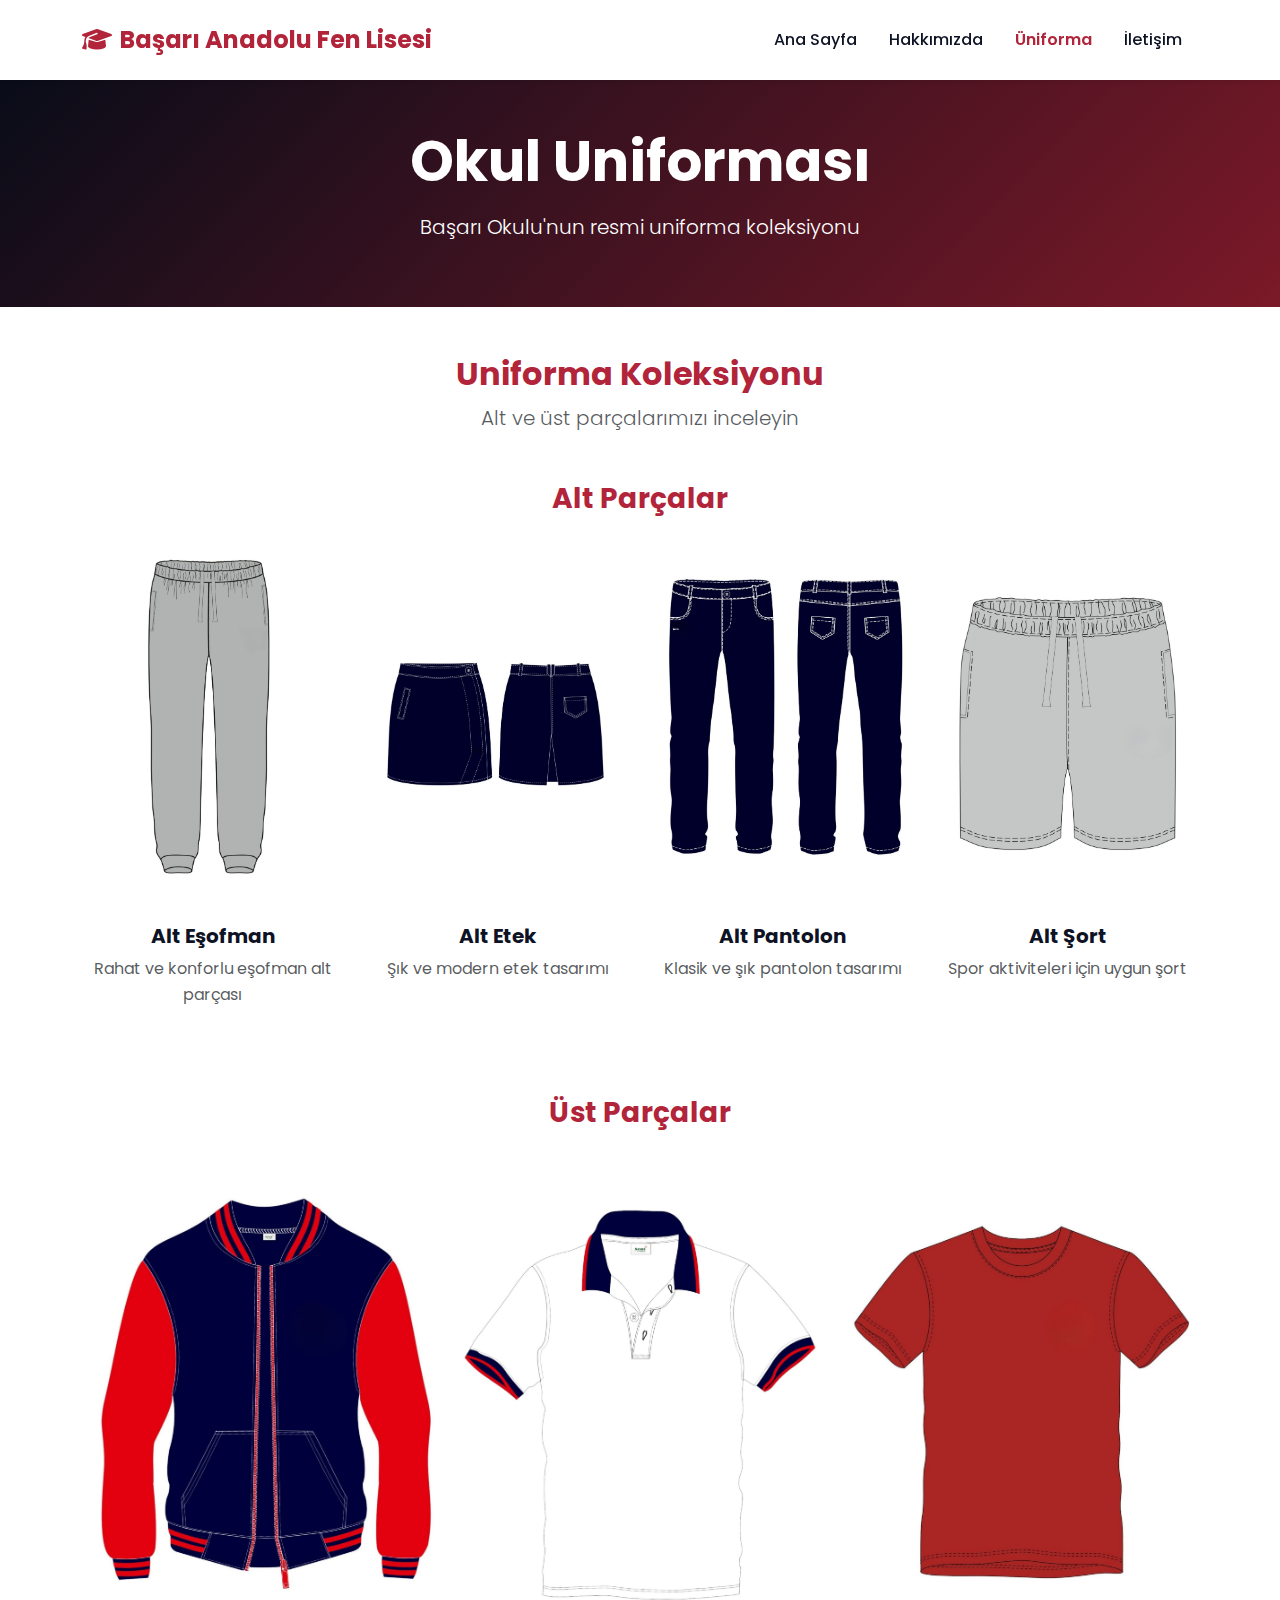
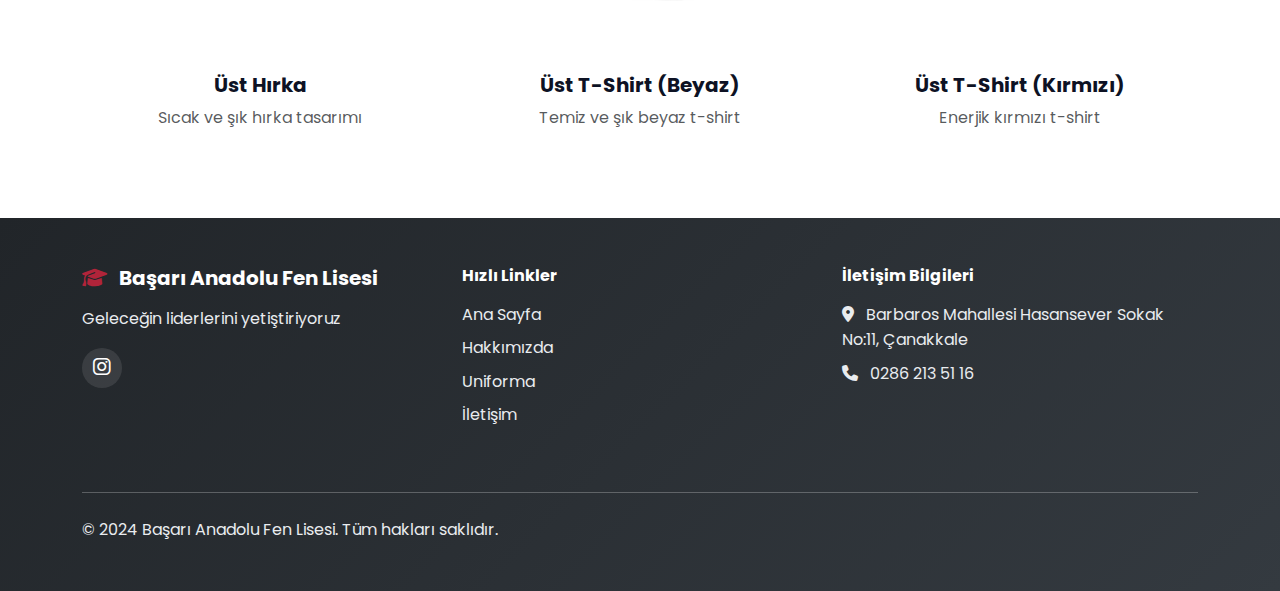
<file: uniforma.html>
<!DOCTYPE html>
<html lang="tr">
<head>
    <meta charset="UTF-8">
    <meta name="viewport" content="width=device-width, initial-scale=1.0">
    <title>Okul Uniforması - Başarı Anadolu Fen Lisesi</title>
    
    <!-- Bootstrap 5 CSS -->
    <link href="https://cdn.jsdelivr.net/npm/bootstrap@5.3.0/dist/css/bootstrap.min.css" rel="stylesheet">
    <!-- Font Awesome -->
    <link rel="stylesheet" href="https://cdnjs.cloudflare.com/ajax/libs/font-awesome/6.4.0/css/all.min.css">
    <!-- Google Fonts -->
    <link href="https://fonts.googleapis.com/css2?family=Poppins:wght@300;400;500;600;700&display=swap" rel="stylesheet">
    <!-- Custom CSS -->
    <link rel="stylesheet" href="style.css">
</head>
<body>
    <!-- Navigation -->
    <nav class="navbar navbar-expand-lg navbar-light bg-white fixed-top shadow-sm" id="navbar">
        <div class="container">
            <a class="navbar-brand fw-bold" href="index.html">
                <i class="fas fa-graduation-cap me-2"></i>Başarı Anadolu Fen Lisesi
            </a>
            <button class="navbar-toggler" type="button" data-bs-toggle="collapse" data-bs-target="#navbarNav">
                <span class="navbar-toggler-icon"></span>
            </button>
            <div class="collapse navbar-collapse" id="navbarNav">
                <ul class="navbar-nav ms-auto">
                    <li class="nav-item">
                        <a class="nav-link" href="index.html">Ana Sayfa</a>
                    </li>
                    <li class="nav-item">
                        <a class="nav-link" href="hakkimizda.html">Hakkımızda</a>
                    </li>


                    <li class="nav-item">
                        <a class="nav-link active" href="uniforma.html">Üniforma</a>
                    </li>
                    <li class="nav-item">
                        <a class="nav-link" href="iletisim.html">İletişim</a>
                    </li>
                </ul>
            </div>
        </div>
    </nav>

    <!-- Page Header -->
    <section class="page-header py-5" style="background: linear-gradient(135deg, #0d1224 0%, #b1243a 100%); margin-top: 80px;">
        <div class="container">
            <div class="row">
                <div class="col-12 text-center">
                    <h1 class="display-4 fw-bold text-white mb-3">Okul Uniforması</h1>
                    <p class="lead text-white">Başarı Okulu'nun resmi uniforma koleksiyonu</p>
                </div>
            </div>
        </div>
    </section>



    <!-- Uniform Gallery -->
    <section class="py-5 bg-light">
        <div class="container">
            <div class="text-center mb-5">
                <h2 class="fw-bold text-primary">Uniforma Koleksiyonu</h2>
                <p class="lead text-muted">Alt ve üst parçalarımızı inceleyin</p>
            </div>
            
            <!-- Alt Parçalar -->
            <div class="row mb-5">
                <div class="col-12">
                    <h3 class="fw-bold text-primary mb-4 text-center">Alt Parçalar</h3>
                </div>
                <div class="col-lg-3 col-md-6 mb-4">
                    <div class="uniform-card">
                        <div class="uniform-image">
                            <img src="uniforma/alt_esofman.jpg" alt="Alt Eşofman" class="img-fluid rounded shadow">
                        </div>
                        <div class="uniform-info text-center mt-3">
                            <h5 class="fw-bold">Alt Eşofman</h5>
                            <p class="text-muted">Rahat ve konforlu eşofman alt parçası</p>
                        </div>
                    </div>
                </div>
                <div class="col-lg-3 col-md-6 mb-4">
                    <div class="uniform-card">
                        <div class="uniform-image">
                            <img src="uniforma/alt_etek.jpg" alt="Alt Etek" class="img-fluid rounded shadow">
                        </div>
                        <div class="uniform-info text-center mt-3">
                            <h5 class="fw-bold">Alt Etek</h5>
                            <p class="text-muted">Şık ve modern etek tasarımı</p>
                        </div>
                    </div>
                </div>
                <div class="col-lg-3 col-md-6 mb-4">
                    <div class="uniform-card">
                        <div class="uniform-image">
                            <img src="uniforma/alt_paltolon.jpg" alt="Alt Pantolon" class="img-fluid rounded shadow">
                        </div>
                        <div class="uniform-info text-center mt-3">
                            <h5 class="fw-bold">Alt Pantolon</h5>
                            <p class="text-muted">Klasik ve şık pantolon tasarımı</p>
                        </div>
                    </div>
                </div>
                <div class="col-lg-3 col-md-6 mb-4">
                    <div class="uniform-card">
                        <div class="uniform-image">
                            <img src="uniforma/alt_sort.jpg" alt="Alt Şort" class="img-fluid rounded shadow">
                        </div>
                        <div class="uniform-info text-center mt-3">
                            <h5 class="fw-bold">Alt Şort</h5>
                            <p class="text-muted">Spor aktiviteleri için uygun şort</p>
                        </div>
                    </div>
                </div>
            </div>

            <!-- Üst Parçalar -->
            <div class="row">
                <div class="col-12">
                    <h3 class="fw-bold text-primary mb-4 text-center">Üst Parçalar</h3>
                </div>
                <div class="col-lg-4 col-md-6 mb-4">
                    <div class="uniform-card">
                        <div class="uniform-image">
                            <img src="uniforma/ust_hirka.jpg" alt="Üst Hırka" class="img-fluid rounded shadow">
                        </div>
                        <div class="uniform-info text-center mt-3">
                            <h5 class="fw-bold">Üst Hırka</h5>
                            <p class="text-muted">Sıcak ve şık hırka tasarımı</p>
                        </div>
                    </div>
                </div>
                <div class="col-lg-4 col-md-6 mb-4">
                    <div class="uniform-card">
                        <div class="uniform-image">
                            <img src="uniforma/ust_tsort_b.jpg" alt="Üst T-Shirt (Beyaz)" class="img-fluid rounded shadow">
                        </div>
                        <div class="uniform-info text-center mt-3">
                            <h5 class="fw-bold">Üst T-Shirt (Beyaz)</h5>
                            <p class="text-muted">Temiz ve şık beyaz t-shirt</p>
                        </div>
                    </div>
                </div>
                <div class="col-lg-4 col-md-6 mb-4">
                    <div class="uniform-card">
                        <div class="uniform-image">
                            <img src="uniforma/ust_tsort_k.jpg" alt="Üst T-Shirt (Kırmızı)" class="img-fluid rounded shadow">
                        </div>
                        <div class="uniform-info text-center mt-3">
                            <h5 class="fw-bold">Üst T-Shirt (Kırmızı)</h5>
                            <p class="text-muted">Enerjik kırmızı t-shirt</p>
                        </div>
                    </div>
                </div>
            </div>
        </div>
    </section>





    <!-- Footer -->
    <footer class="bg-dark text-white py-5">
        <div class="container">
            <div class="row">
                <div class="col-lg-4 col-md-6 mb-4">
                    <h5 class="fw-bold mb-3">
                        <i class="fas fa-graduation-cap me-2" style="color: #b1243a;"></i>
                        Başarı Anadolu Fen Lisesi
                    </h5>
                    <p class="text-muted mb-3">Geleceğin liderlerini yetiştiriyoruz</p>
                    <div class="social-links">
                        <a href="https://www.instagram.com/fenmategitimkurumlari/" target="_blank" class="text-white me-3">
                            <i class="fab fa-instagram fa-lg"></i>
                        </a>
                    </div>
                </div>
                <div class="col-lg-4 col-md-6 mb-4">
                    <h6 class="fw-bold mb-3">Hızlı Linkler</h6>
                    <ul class="list-unstyled">
                        <li class="mb-2">
                            <a href="index.html" class="text-muted text-decoration-none">Ana Sayfa</a>
                        </li>
                        <li class="mb-2">
                            <a href="hakkimizda.html" class="text-muted text-decoration-none">Hakkımızda</a>
                        </li>
                        <li class="mb-2">
                            <a href="uniforma.html" class="text-muted text-decoration-none">Uniforma</a>
                        </li>
                        <li class="mb-2">
                            <a href="iletisim.html" class="text-muted text-decoration-none">İletişim</a>
                        </li>
                    </ul>
                </div>
                <div class="col-lg-4 col-md-6 mb-4">
                    <h6 class="fw-bold mb-3">İletişim Bilgileri</h6>
                    <ul class="list-unstyled text-muted">
                        <li class="mb-2">
                            <i class="fas fa-map-marker-alt me-2"></i>
                            Barbaros Mahallesi Hasansever Sokak No:11, Çanakkale
                        </li>
                        <li class="mb-2">
                            <i class="fas fa-phone me-2"></i>
                            0286 213 51 16
                        </li>
                    </ul>
                </div>
            </div>
            <hr class="my-4">
            <div class="row align-items-center">
                <div class="col-md-6">
                    <p class="text-muted mb-0">&copy; 2024 Başarı Anadolu Fen Lisesi. Tüm hakları saklıdır.</p>
                </div>
            </div>
        </div>
    </footer>

    <!-- Bootstrap 5 JS -->
    <script src="https://cdn.jsdelivr.net/npm/bootstrap@5.3.0/dist/js/bootstrap.bundle.min.js"></script>
    <!-- Custom JS -->
    <script src="script.js"></script>
</body>
</html>
</file>
<file: style.css>
/* Custom CSS for Başarı Okulu */

/* Global Styles */
* {
    margin: 0;
    padding: 0;
    box-sizing: border-box;
}

body {
    font-family: 'Poppins', sans-serif;
    line-height: 1.6;
    color: #0d1224;
}

/* Navigation */
.navbar {
    transition: all 0.3s ease;
    padding: 1rem 0;
}

.navbar-brand {
    font-size: 1.5rem;
    color: #b1243a !important;
}

.nav-link {
    font-weight: 500;
    margin: 0 0.5rem;
    transition: color 0.3s ease;
}

.nav-link:hover {
    color: #b1243a !important;
}

.nav-link.active {
    color: #b1243a !important;
    font-weight: 600;
}

.navbar-nav .nav-link:hover {
    color: #b1243a !important;
}

.navbar-nav .nav-link.active {
    color: #b1243a !important;
    font-weight: 600;
}

/* Bootstrap override for navbar links */
.navbar-nav .nav-link {
    color: #0d1224 !important;
}

.navbar-nav .nav-link:hover,
.navbar-nav .nav-link:focus,
.navbar-nav .nav-link:active {
    color: #b1243a !important;
}

.navbar-nav .nav-link.active,
.navbar-nav .nav-link.active:hover,
.navbar-nav .nav-link.active:focus,
.navbar-nav .nav-link.active:active {
    color: #b1243a !important;
    font-weight: 600;
}

/* Force override Bootstrap's default blue color */
.navbar-nav .nav-link:hover,
.navbar-nav .nav-link:focus,
.navbar-nav .nav-link:active,
.navbar-nav .nav-link.show {
    color: #b1243a !important;
    background-color: transparent !important;
}

/* Override any Bootstrap blue colors */
.navbar-nav .nav-link:hover,
.navbar-nav .nav-link:focus,
.navbar-nav .nav-link:active {
    color: #b1243a !important;
    text-decoration: none !important;
}

/* Ultimate Bootstrap override */
.navbar-nav .nav-link:hover,
.navbar-nav .nav-link:focus,
.navbar-nav .nav-link:active,
.navbar-nav .nav-link.show,
.navbar-nav .nav-link[aria-expanded="true"] {
    color: #b1243a !important;
    background-color: transparent !important;
    border-color: transparent !important;
    box-shadow: none !important;
}

/* Override Bootstrap's :hover pseudo-class */
.navbar-nav .nav-link:hover {
    color: #b1243a !important;
}

/* Override Bootstrap's :focus pseudo-class */
.navbar-nav .nav-link:focus {
    color: #b1243a !important;
}

/* Override Bootstrap's :active pseudo-class */
.navbar-nav .nav-link:active {
    color: #b1243a !important;
}

/* Hero Section */
.hero-section {
    background: linear-gradient(135deg, #0d1224 0%, #b1243a 100%);
    background-size: cover;
    background-position: center;
    position: relative;
    min-height: 100vh;
    display: flex;
    align-items: center;
}

.hero-overlay {
    position: absolute;
    top: 0;
    left: 0;
    right: 0;
    bottom: 0;
    background: rgba(0, 0, 0, 0.4);
    z-index: 1;
}

.hero-section .container {
    position: relative;
    z-index: 2;
}

.hero-section h1 {
    font-size: 3.5rem;
    font-weight: 700;
    margin-bottom: 1.5rem;
    animation: fadeInUp 1s ease;
}

.hero-section p {
    font-size: 1.25rem;
    margin-bottom: 2rem;
    animation: fadeInUp 1s ease 0.2s both;
}

.hero-section .btn {
    animation: fadeInUp 1s ease 0.4s both;
}

/* Animations */
@keyframes fadeInUp {
    from {
        opacity: 0;
        transform: translateY(30px);
    }
    to {
        opacity: 1;
        transform: translateY(0);
    }
}

/* About Section */
#about {
    padding: 5rem 0;
}

#about h2 {
    color: #b1243a;
    margin-bottom: 2rem;
}

#about .lead {
    font-size: 1.1rem;
    color: #666;
}

#about .col-6 {
    transition: transform 0.3s ease;
}

#about .col-6:hover {
    transform: translateY(-5px);
}

#about i {
    color: #b1243a;
}

/* Programs Section */
#programs {
    background: linear-gradient(135deg, #ffffff 0%, #f8f9fa 100%);
}

.card {
    transition: all 0.3s ease;
    border: none;
    overflow: hidden;
}

.card:hover {
    transform: translateY(-10px);
    box-shadow: 0 15px 35px rgba(0, 0, 0, 0.1) !important;
}

.card-body {
    padding: 2rem;
}

.bg-primary.bg-opacity-10 {
    background-color: rgba(177, 36, 58, 0.1) !important;
}

.bg-warning.bg-opacity-10 {
    background-color: rgba(255, 193, 7, 0.1) !important;
}

.bg-success.bg-opacity-10 {
    background-color: rgba(25, 135, 84, 0.1) !important;
}

/* Gallery Section */
.gallery-item {
    position: relative;
    overflow: hidden;
    border-radius: 10px;
    transition: all 0.3s ease;
}

.gallery-item:hover {
    transform: scale(1.05);
}

.gallery-item img {
    transition: all 0.3s ease;
}

.gallery-item:hover img {
    filter: brightness(1.1);
}

/* Contact Section */
.contact-info .d-flex {
    transition: transform 0.3s ease;
}

.contact-info .d-flex:hover {
    transform: translateX(10px);
}

.contact-info i {
    color: #b1243a;
}

/* Form Styles */
.form-control, .form-select {
    border: 2px solid #e9ecef;
    border-radius: 10px;
    padding: 0.75rem 1rem;
    transition: all 0.3s ease;
}

.form-control:focus, .form-select:focus {
    border-color: #b1243a;
    box-shadow: 0 0 0 0.2rem rgba(177, 36, 58, 0.25);
}

.btn {
    border-radius: 10px;
    padding: 0.75rem 2rem;
    font-weight: 600;
    transition: all 0.3s ease;
}

.btn-primary {
    background: linear-gradient(135deg, #b1243a 0%, #8f1d30 100%);
    border: none;
}

.btn-primary:hover {
    background: linear-gradient(135deg, #8f1d30 0%, #7a1a28 100%);
    transform: translateY(-2px);
    box-shadow: 0 5px 15px rgba(177, 36, 58, 0.3);
}

.btn-warning {
    background: linear-gradient(135deg, #ffc107 0%, #ffca2c 100%);
    border: none;
    color: #000;
}

.btn-warning:hover {
    background: linear-gradient(135deg, #ffca2c 0%, #ffc720 100%);
    transform: translateY(-2px);
    box-shadow: 0 5px 15px rgba(255, 193, 7, 0.3);
}

.btn-outline-light:hover {
    transform: translateY(-2px);
    box-shadow: 0 5px 15px rgba(255, 255, 255, 0.3);
}

/* Footer */
footer {
    background: linear-gradient(135deg, #212529 0%, #343a40 100%);
}

footer .text-muted {
    color: #e9ecef !important;
}

footer a {
    color: #e9ecef !important;
    transition: color 0.3s ease;
}

footer a:hover {
    color: #ffffff !important;
    text-decoration: none;
}

footer h5, footer h6 {
    color: #ffffff !important;
}

footer .social-links a {
    color: #ffffff !important;
}

footer .social-links a:hover {
    color: #b1243a !important;
}

.social-links a {
    display: inline-block;
    width: 40px;
    height: 40px;
    line-height: 40px;
    text-align: center;
    background: rgba(255, 255, 255, 0.1);
    border-radius: 50%;
    transition: all 0.3s ease;
}

.social-links a:hover {
    background: #b1243a;
    transform: translateY(-3px);
}

/* Responsive Design */
@media (max-width: 768px) {
    .hero-section h1 {
        font-size: 2.5rem;
    }
    
    .hero-section p {
        font-size: 1.1rem;
    }
    
    .display-4 {
        font-size: 2rem;
    }
    
    .btn-lg {
        padding: 0.5rem 1.5rem;
        font-size: 1rem;
    }
    
    .card-body {
        padding: 1.5rem;
    }
    
    #about .col-6 {
        margin-bottom: 2rem;
    }
    
    /* Mobile navbar standardization */
    .navbar-brand {
        font-size: 1.2rem !important;
    }
    
    .navbar-nav .nav-link {
        font-size: 1rem;
        padding: 0.5rem 1rem;
    }
    
    .navbar-toggler {
        border: none;
        padding: 0.25rem 0.5rem;
    }
    
    .navbar-toggler:focus {
        box-shadow: none;
    }
}

@media (max-width: 576px) {
    .hero-section h1 {
        font-size: 2rem;
    }
    
    .hero-section .d-flex {
        flex-direction: column;
        gap: 1rem !important;
    }
    
    .hero-section .btn {
        width: 100%;
    }
    
    .navbar-brand {
        font-size: 1.25rem;
    }
}

/* Smooth Scrolling */
html {
    scroll-behavior: smooth;
}

/* Section Padding */
section {
    padding: 4rem 0;
}

/* Text Colors */
.text-primary {
    color: #b1243a !important;
}

.text-warning {
    color: #ffc107 !important;
}

.text-success {
    color: #198754 !important;
}

/* Background Colors */
.bg-light {
    background-color: #ffffff !important;
}

/* Shadow Effects */
.shadow-sm {
    box-shadow: 0 0.125rem 0.25rem rgba(0, 0, 0, 0.075) !important;
}

.shadow {
    box-shadow: 0 0.5rem 1rem rgba(0, 0, 0, 0.15) !important;
}

/* Hover Effects */
.navbar-nav .nav-link:hover {
    color: #0d6efd !important;
}

.card:hover {
    transform: translateY(-10px);
}

/* Loading Animation */
.loading {
    opacity: 0;
    animation: fadeIn 0.5s ease forwards;
}

@keyframes fadeIn {
    to {
        opacity: 1;
    }
}

/* Gallery Styles */
.gallery-card {
    position: relative;
    overflow: hidden;
    border-radius: 10px;
    transition: all 0.3s ease;
}

.gallery-card:hover {
    transform: translateY(-5px);
}

.gallery-overlay {
    position: absolute;
    top: 0;
    left: 0;
    right: 0;
    bottom: 0;
    background: rgba(177, 36, 58, 0.8);
    display: flex;
    align-items: center;
    justify-content: center;
    opacity: 0;
    transition: opacity 0.3s ease;
}

.gallery-card:hover .gallery-overlay {
    opacity: 1;
}

.gallery-info {
    text-align: center;
    color: white;
}

/* Uniform Styles */
.uniform-card {
    transition: all 0.3s ease;
}

.uniform-card:hover {
    transform: translateY(-5px);
}

.uniform-image {
    position: relative;
    overflow: hidden;
    border-radius: 10px;
}

.uniform-image img {
    transition: transform 0.3s ease;
}

.uniform-card:hover .uniform-image img {
    transform: scale(1.05);
}

/* Contact Icon Styles */
.contact-icon {
    width: 60px;
    height: 60px;
    background: rgba(177, 36, 58, 0.1);
    border-radius: 50%;
    display: flex;
    align-items: center;
    justify-content: center;
}

/* Page Header Styles */
.page-header {
    position: relative;
    overflow: hidden;
}

.page-header::before {
    content: '';
    position: absolute;
    top: 0;
    left: 0;
    right: 0;
    bottom: 0;
    background: rgba(0, 0, 0, 0.3);
    z-index: 1;
}

.page-header .container {
    position: relative;
    z-index: 2;
}

/* Custom Scrollbar */
::-webkit-scrollbar {
    width: 8px;
}

::-webkit-scrollbar-track {
    background: #f1f1f1;
}

::-webkit-scrollbar-thumb {
    background: #b1243a;
    border-radius: 4px;
}

::-webkit-scrollbar-thumb:hover {
    background: #8f1d30;
}
</file>
